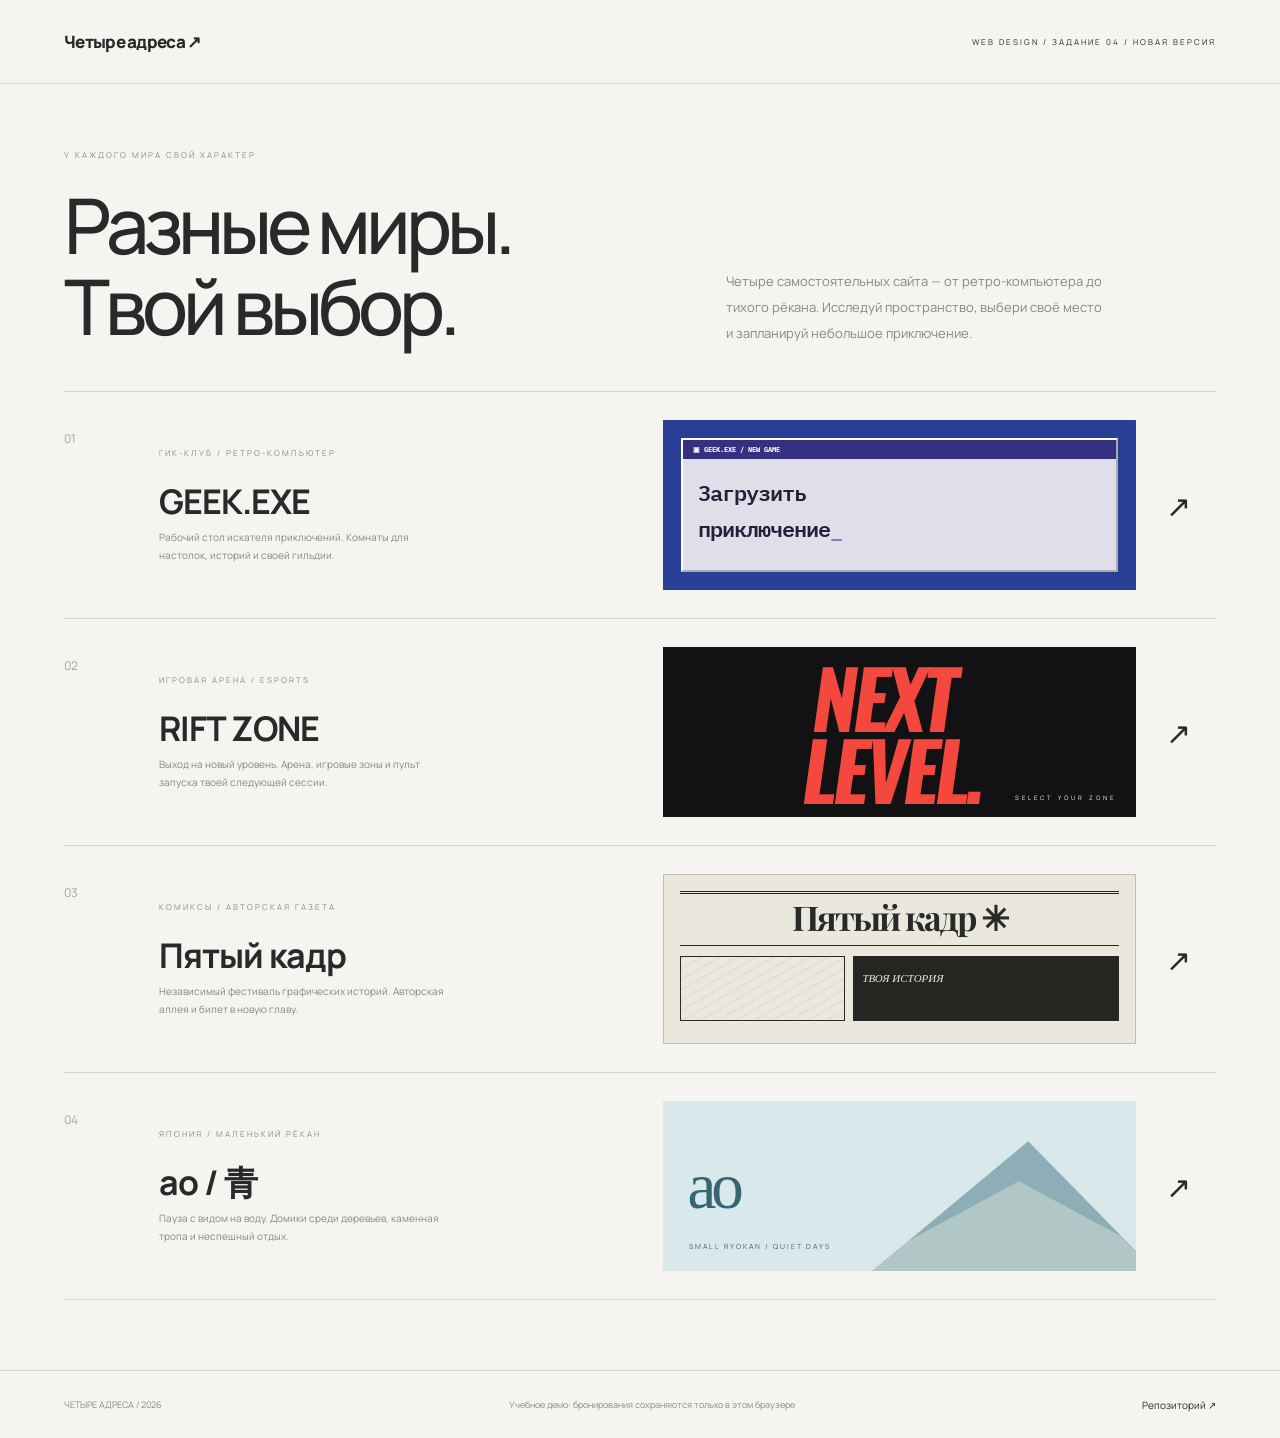
<file: index.html>
<!doctype html><html lang="ru"><head><meta charset="UTF-8"><meta name="viewport" content="width=device-width,initial-scale=1"><meta name="description" content="Четыре совершенно разных сайта бронирования: ретро-компьютер, игровая арена, газета комиксов и японский рёкан"><title>Четыре адреса — новые миры</title><link rel="stylesheet" href="assets/base.css?v=3"><style>body{background:#f5f4f0;color:#282a2a;--line:#d6d6ce}header,main,footer{max-width:1400px;margin:auto}header{display:flex;justify-content:space-between;gap:20px;padding:30px 5%;border-bottom:1px solid #d6d6ce;font-size:10px;align-items:center}header a{font-weight:800;font-size:17px;letter-spacing:-.7px}header span{font-size:8px;letter-spacing:2px}.intro{padding:65px 5% 45px;display:grid;grid-template-columns:1.25fr 1fr;gap:50px;align-items:end}.intro h1{font-size:clamp(45px,6vw,86px);letter-spacing:-5px;line-height:1.05;font-weight:500;margin:0}.intro p{font-size:13px;line-height:2;color:#868881;margin:0;max-width:380px}.eyebrow{font-size:8px;letter-spacing:2px;color:#8a8c85;display:block;margin-bottom:25px}.addresses{padding:0 5% 70px}.address{display:grid;grid-template-columns:65px 1fr 1fr 50px;gap:30px;align-items:center;padding:28px 0;border-top:1px solid #d6d6ce}.address:last-child{border-bottom:1px solid #d6d6ce}.number{font-size:12px;color:#a2a59a;align-self:start;padding-top:10px}.site-name h2{font-size:34px;letter-spacing:-1px;margin:0 0 8px;line-height:1.1}.site-name p{font-size:10px;line-height:1.8;color:#868881;margin:0;max-width:300px}.address .arrow{font-size:30px;transition:transform .2s}.address:hover .arrow{transform:translate(5px,-5px)}.mini{height:170px;overflow:hidden;position:relative}.retro{background:#293f96;padding:18px}.mini-window{background:#e0dfe9;border:2px outset white;height:100%;font-family:'IBM Plex Mono',monospace;color:#23213a}.mini-window>b{background:#343082;display:block;padding:5px 10px;color:#fff;font-size:7px}.mini-window p{font-size:22px;margin:15px;font-weight:600;letter-spacing:-1px}.mini-window p:after{content:'_';color:#8e77bf}.arena{background:#121214;color:#f4473d;display:flex;align-items:center;justify-content:center}.arena strong{font-family:Oswald,sans-serif;font-size:80px;letter-spacing:-4px;line-height:.9;transform:skew(-8deg)}.arena:after{content:'SELECT YOUR ZONE';font-size:6px;letter-spacing:3px;position:absolute;bottom:15px;right:20px;color:#fff}.news{background:#eae7dc;padding:16px;border:1px solid #c3bfb3}.news strong{font-family:'Playfair Display',Georgia,serif;font-size:34px;letter-spacing:-2px;display:block;border-top:3px double #252521;border-bottom:1px solid #252521;text-align:center;padding-bottom:5px}.news-panels{display:grid;grid-template-columns:1fr 1.6fr;gap:8px;margin-top:10px;height:65px}.news-panels i{border:1px solid;background:repeating-linear-gradient(-30deg,transparent,transparent 8px,#2221 8px,#2221 9px)}.news-panels i:last-child{background:#252521;position:relative}.news-panels i:last-child:after{content:'ТВОЯ ИСТОРИЯ';position:absolute;inset:15px 8px;color:#eee9df;font-size:11px;font-family:Georgia,serif}.calm{background:#d8e8eb;color:#386574;display:flex;align-items:center;gap:30px;padding:25px}.calm strong{font:65px Georgia,serif;letter-spacing:-5px;position:relative;z-index:1}.mountain{position:absolute;right:-20px;bottom:0;width:60%;height:130px;background:#8dadb7;clip-path:polygon(0 100%,55% 0,100% 100%)}.mountain:after{content:'';position:absolute;inset:40px -30px 0 -20px;background:#b0c7c5;clip-path:polygon(0 100%,50% 0,100% 100%)}.calm span{position:absolute;bottom:20px;left:26px;font-size:7px;letter-spacing:2px}footer{padding:25px 5%;border-top:1px solid #d6d6ce;display:flex;gap:25px;align-items:center;justify-content:space-between;font-size:9px;color:#8a8c84}footer a{font-size:10px;color:#282a2a}.demo-note{margin:0;max-width:400px}@media(max-width:700px){header{padding:22px 5%}header span{font-size:6px;letter-spacing:1px}.intro{display:block;padding-top:40px}.intro h1{font-size:56px;letter-spacing:-3px;margin-bottom:23px}.intro p{font-size:11px;line-height:1.9;max-width:none}.address{grid-template-columns:28px 1fr 25px;gap:15px;padding:25px 0}.number{font-size:10px}.site-name h2{font-size:28px}.site-name p{font-size:10px}.address .mini{grid-column:2;grid-row:2;margin-top:10px;height:150px}.address .arrow{grid-column:3;grid-row:1;font-size:25px}.number{grid-row:1}.site-name{grid-row:1}.mini-window p{font-size:21px}.arena strong{font-size:65px}.news strong{font-size:30px}.calm strong{font-size:59px}.addresses{padding-bottom:40px}footer{flex-wrap:wrap;gap:15px}footer .demo-note{font-size:8px;width:100%;order:3}footer>span{font-size:8px}.eyebrow{font-size:7px;margin-bottom:20px}}</style></head><body><header><a href="./">Четыре адреса ↗</a><span>WEB DESIGN / ЗАДАНИЕ 04 / НОВАЯ ВЕРСИЯ</span></header><main><section class="intro"><div><span class="eyebrow">У КАЖДОГО МИРА СВОЙ ХАРАКТЕР</span><h1>Разные миры.<br>Твой выбор.</h1></div><p>Четыре самостоятельных сайта — от ретро-компьютера до тихого рёкана. Исследуй пространство, выбери своё место и запланируй небольшое приключение.</p></section><section class="addresses" aria-label="Четыре разных сайта"><a href="geek/" class="address"><span class="number">01</span><div class="site-name"><span class="eyebrow">ГИК-КЛУБ / РЕТРО-КОМПЬЮТЕР</span><h2>GEEK.EXE</h2><p>Рабочий стол искателя приключений. Комнаты для настолок, историй и своей гильдии.</p></div><div class="mini retro" aria-hidden="true"><div class="mini-window"><b>▣ GEEK.EXE / NEW GAME</b><p>Загрузить<br>приключение</p></div></div><span class="arrow">↗</span></a><a href="gaming/" class="address"><span class="number">02</span><div class="site-name"><span class="eyebrow">ИГРОВАЯ АРЕНА / ESPORTS</span><h2>RIFT ZONE</h2><p>Выход на новый уровень. Арена, игровые зоны и пульт запуска твоей следующей сессии.</p></div><div class="mini arena" aria-hidden="true"><strong>NEXT<br>LEVEL.</strong></div><span class="arrow">↗</span></a><a href="comics/" class="address"><span class="number">03</span><div class="site-name"><span class="eyebrow">КОМИКСЫ / АВТОРСКАЯ ГАЗЕТА</span><h2>Пятый кадр</h2><p>Независимый фестиваль графических историй. Авторская аллея и билет в новую главу.</p></div><div class="mini news" aria-hidden="true"><strong>Пятый кадр ✳</strong><div class="news-panels"><i></i><i></i></div></div><span class="arrow">↗</span></a><a href="japan/" class="address"><span class="number">04</span><div class="site-name"><span class="eyebrow">ЯПОНИЯ / МАЛЕНЬКИЙ РЁКАН</span><h2>ao / 青</h2><p>Пауза с видом на воду. Домики среди деревьев, каменная тропа и неспешный отдых.</p></div><div class="mini calm" aria-hidden="true"><strong>ao</strong><div class="mountain"></div><span>SMALL RYOKAN / QUIET DAYS</span></div><span class="arrow">↗</span></a></section></main><footer><span>ЧЕТЫРЕ АДРЕСА / 2026</span><p class="demo-note">Учебное демо: бронирования сохраняются только в этом браузере</p><a href="https://github.com/KuroKirishiki/web-design-task-4-worlds">Репозиторий ↗</a></footer></body></html>
</file>
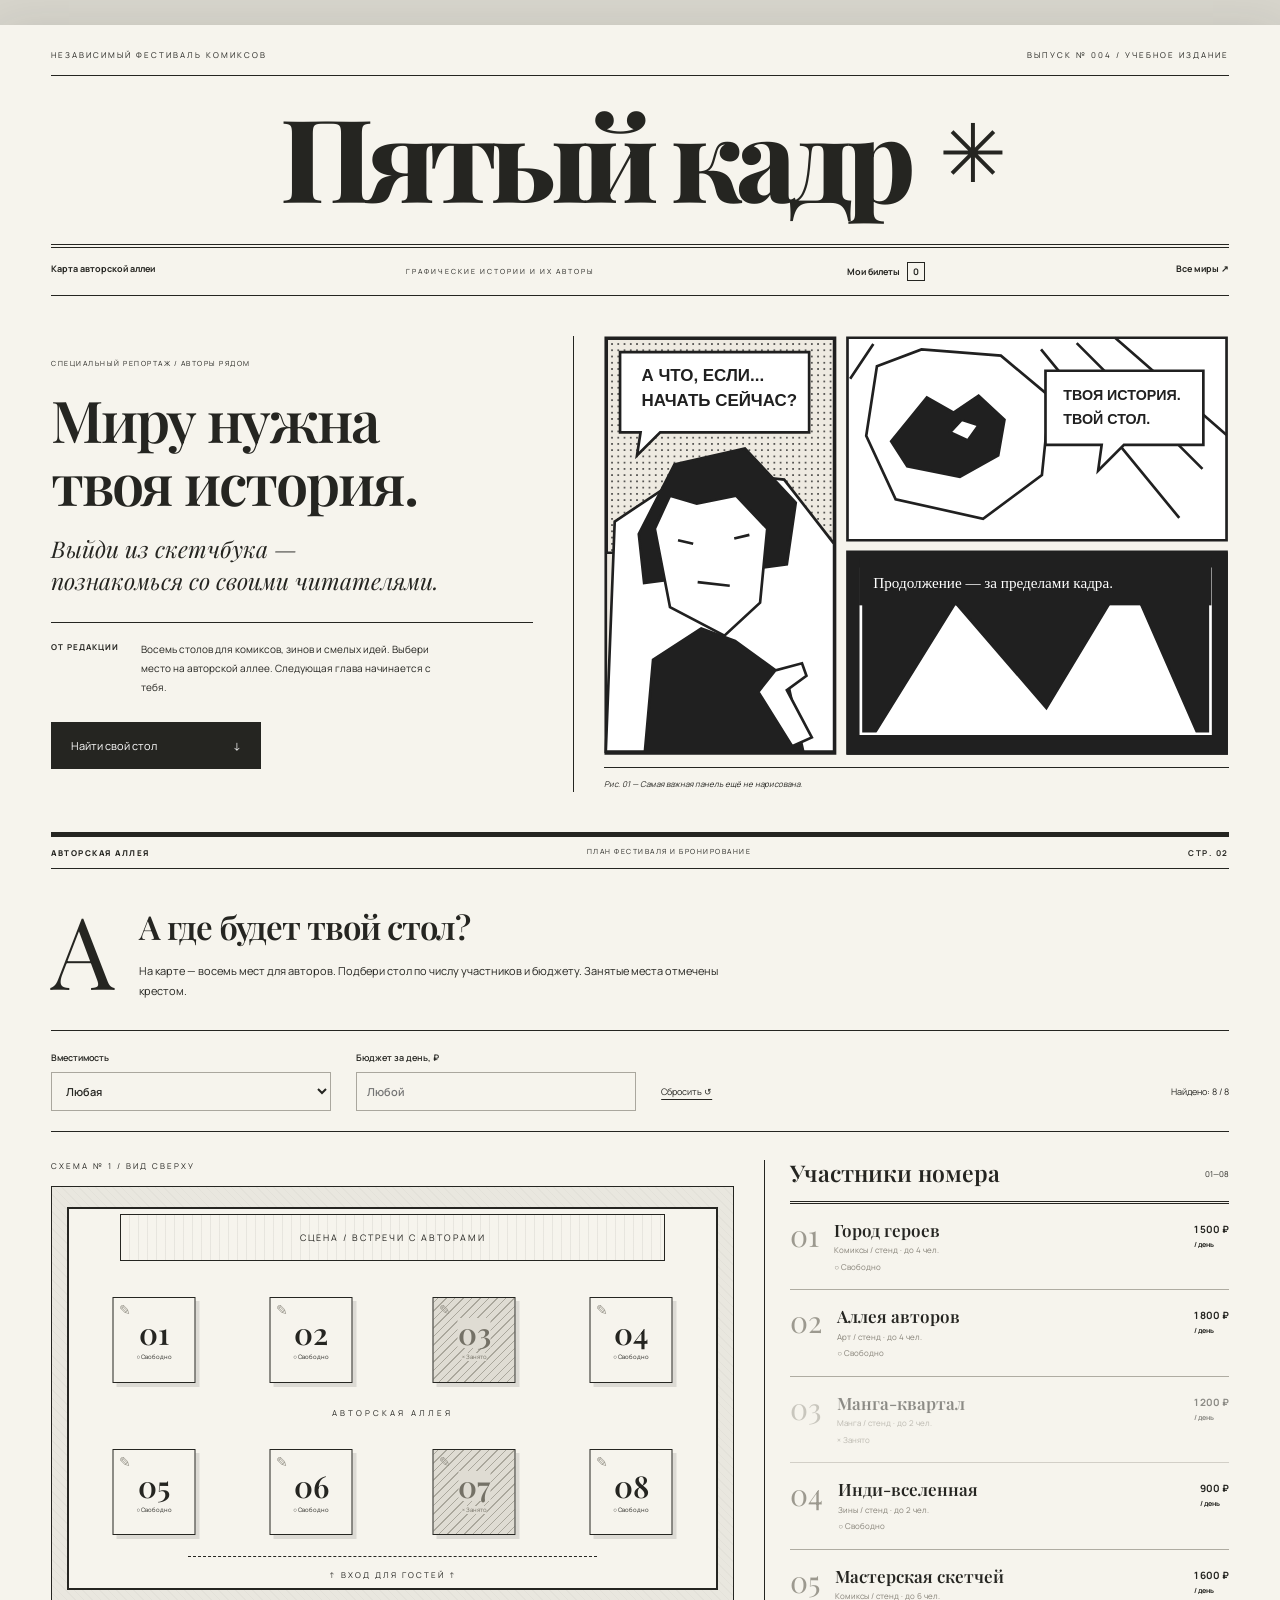
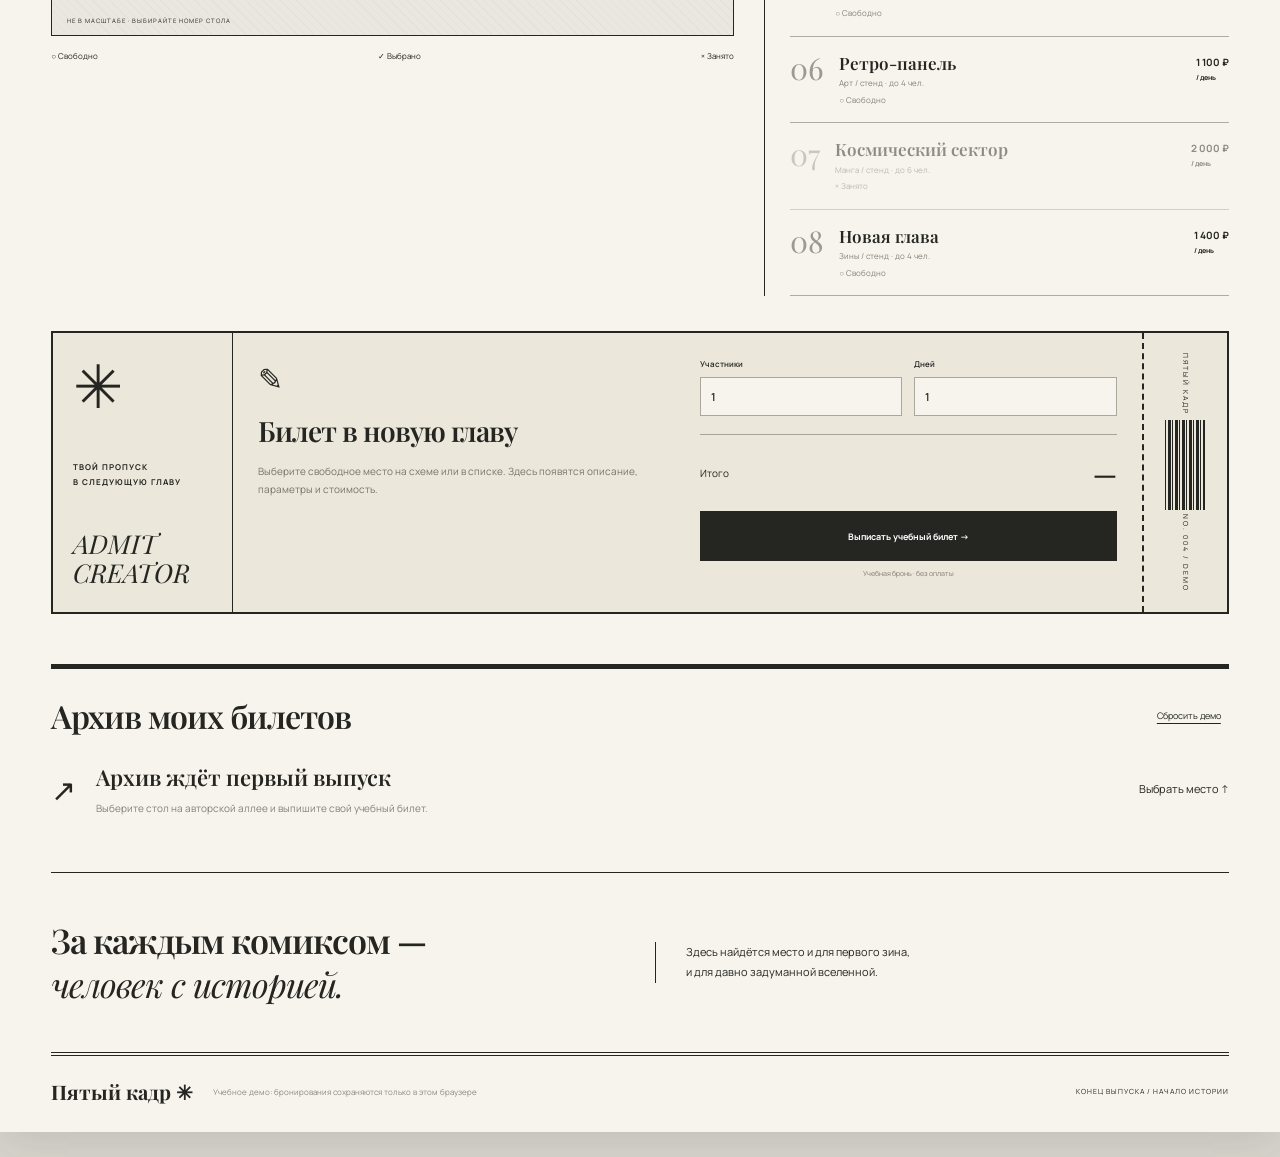
<file: comics/index.html>
<!doctype html><html lang="ru"><head><meta charset="UTF-8"><meta name="viewport" content="width=device-width,initial-scale=1"><meta name="description" content="Пятый кадр — фестиваль авторских комиксов. Интерактивная схема и учебное бронирование."><title>Пятый кадр — фестиваль авторских комиксов</title><link rel="stylesheet" href="../assets/base.css?v=3"><link rel="stylesheet" href="style.css?v=2"></head><body class="comics"><a class="skip" href="#explore">Перейти к выбору места</a><div class="paper"><header class="paper-header"><div class="edition"><span>НЕЗАВИСИМЫЙ ФЕСТИВАЛЬ КОМИКСОВ</span><span>ВЫПУСК № 004 / УЧЕБНОЕ ИЗДАНИЕ</span></div><a class="masthead" href="./">Пятый кадр<span>✳</span></a><nav><a href="#explore">Карта авторской аллеи</a><span>ГРАФИЧЕСКИЕ ИСТОРИИ И ИХ АВТОРЫ</span><a href="#bookings">Мои билеты <span id="count">0</span></a><a href="../">Все миры ↗</a></nav></header><main><section class="editorial-hero"><div class="editorial-title"><p class="issue">СПЕЦИАЛЬНЫЙ РЕПОРТАЖ / АВТОРЫ РЯДОМ</p><h1>Миру нужна<br>твоя история.</h1><p class="lead">Выйди из скетчбука —<br>познакомься со своими читателями.</p><div class="editor-note"><b>ОТ РЕДАКЦИИ</b><p>Восемь столов для комиксов, зинов и смелых идей. Выбери место на авторской аллее. Следующая глава начинается с тебя.</p></div><a class="ink-button" href="#explore">Найти свой стол <span>↓</span></a></div><figure class="comic-cover"><svg viewBox="0 0 700 470" role="img" aria-label="Авторский комикс: художник открывает новую историю"><defs><pattern id="dots" width="7" height="7" patternUnits="userSpaceOnUse"><circle cx="2" cy="2" r="1" fill="#252525"/></pattern></defs><g stroke="#202020" stroke-width="3"><path fill="#eeeae1" d="M2 2h257v466H2z"/><path fill="#fff" d="M273 2h425v227H273zM273 242h425v226H273z"/><path fill="url(#dots)" d="M3 3h255v240H3z"/><path fill="#fff" d="m12 208 87-58 103 11 56 72v233H2Z"/><path fill="#202020" d="m39 222 40-78 79-18 57 61-10 69-160 21Z"/><path fill="#fff" d="m57 216 17-37 30 9 44-9 35 37-8 83-40 37-61-32Z"/><path fill="none" d="m83 229 17 4m46-6 17-4m-58 53 36 4"/><path fill="#202020" d="m46 464 9-101 54-35 38 14 58 42 18 80Z"/><path fill="#fff" d="m173 399 19-24 30-8 5 14-22 16 28 53-22 10Z"/><path fill="#fff" d="M18 18h212v90H63l-26 26 4-26H18Z"/><path fill="#fff" d="m306 34 50-19 89 7 55 46-9 88-66 49-98-22-33-71Z"/><path fill="#202020" d="m322 118 40-49 30 17 28-19 29 27-7 40-43 24-59-12Z"/><path fill="#fff" d="m388 108 13-14 19 6-12 17Z"/><path fill="none" d="m490 15 155 189M530 8l141 141M573 2l125 109M302 9l-26 39"/><path fill="#fff" d="M495 39h177v83h-89l-29 29 4-29h-63Z"/><path fill="#202020" d="M274 244h424v224H274z"/><path fill="#fff" d="m301 449 93-150 102 118 91-151 80 183Z"/><path fill="none" stroke="#fff" d="M288 261h392v185H288z"/></g><g fill="#202020" font-family="Arial,sans-serif" font-weight="bold"><text x="42" y="51" font-size="19">А ЧТО, ЕСЛИ...</text><text x="42" y="79" font-size="19">НАЧАТЬ СЕЙЧАС?</text><text x="515" y="72" font-size="16">ТВОЯ ИСТОРИЯ.</text><text x="515" y="99" font-size="16">ТВОЙ СТОЛ.</text></g><rect x="286" y="250" width="395" height="52" fill="#202020"/><text x="302" y="283" fill="#fff" font-family="Georgia,serif" font-size="17">Продолжение — за пределами кадра.</text></svg><figcaption>Рис. 01 — Самая важная панель ещё не нарисована.</figcaption></figure></section><div class="paper-rule"><span>АВТОРСКАЯ АЛЛЕЯ</span><span>ПЛАН ФЕСТИВАЛЯ И БРОНИРОВАНИЕ</span><b>СТР. 02</b></div><section id="explore" class="festival"><div class="festival-intro"><span class="dropcap">А</span><div><h2>А где будет твой стол?</h2><p>На карте — восемь мест для авторов. Подбери стол по числу участников и бюджету. Занятые места отмечены крестом.</p></div></div><form id="filters"><label>Вместимость<select id="capacity"><option value="1">Любая</option><option value="2">От 2 человек</option><option value="4">От 4 человек</option><option value="6">От 6 человек</option><option value="8">От 8 человек</option></select></label><label>Бюджет за день, ₽<input id="price" type="number" min="0" step="1" placeholder="Любой"></label><button type="reset" class="text-button">Сбросить ↺</button><output id="results"></output></form><div class="festival-grid"><div class="festival-map"><p class="diagram-label">СХЕМА № 1 / ВИД СВЕРХУ</p><div class="map" role="group" aria-label="Интерактивная схема объектов"><div class="landscape" aria-hidden="true"><span class="stage">СЦЕНА / ВСТРЕЧИ С АВТОРАМИ</span><span class="paper-aisle">АВТОРСКАЯ АЛЛЕЯ</span><span class="entrance">↑ ВХОД ДЛЯ ГОСТЕЙ ↑</span></div><div id="markers"></div><span class="map-caption">НЕ В МАСШТАБЕ · ВЫБИРАЙТЕ НОМЕР СТОЛА</span></div><div class="legend"><span>○ Свободно</span><span>✓ Выбрано</span><span>× Занято</span></div><p id="empty" hidden>Мест по этим условиям нет. Измените вместимость или бюджет.</p></div><aside class="index-column"><div class="index-title"><h3>Участники номера</h3><span>01—08</span></div><div id="objects"></div></aside></div><section class="ticket-form"><div class="ticket-heading"><span>✳</span><p>ТВОЙ ПРОПУСК<br>В СЛЕДУЮЩУЮ ГЛАВУ</p><b>ADMIT<br>CREATOR</b></div><div class="ticket-body"><div id="detail"></div><form id="reservation" novalidate><div class="fields"><label>Участники<input id="guests" type="number" min="1" step="1" value="1" aria-describedby="guests-error"><small id="guests-error" class="error"></small></label><label>Дней<input id="duration" type="number" min="1" max="7" step="1" value="1" aria-describedby="duration-error"><small id="duration-error" class="error"></small></label></div><div class="total"><span>Итого</span><strong id="total">—</strong></div><p id="form-error" class="error" role="alert"></p><button class="confirm" type="submit">Выписать учебный билет →</button><p class="fine">Учебная бронь · без оплаты</p></form></div><div class="ticket-stub"><span>ПЯТЫЙ КАДР</span><div class="barcode" aria-hidden="true"></div><span>NO. 004 / DEMO</span></div></section><p id="status" class="status" role="status" aria-live="polite"></p></section><section id="bookings"><div class="bookings-heading"><h2>Архив моих билетов</h2><button id="reset" class="text-button">Сбросить демо</button></div><div id="booking-list"></div><p id="storage-warning" class="error" role="alert"></p></section><section class="colophon"><h2>За каждым комиксом —<br><i>человек с историей.</i></h2><p>Здесь найдётся место и для первого зина,<br>и для давно задуманной вселенной.</p></section></main><footer class="paper-footer"><b>Пятый кадр ✳</b><p class="demo-note">Учебное демо: бронирования сохраняются только в этом браузере</p><span>КОНЕЦ ВЫПУСКА / НАЧАЛО ИСТОРИИ</span></footer></div><script type="module" src="../assets/app.js?v=3"></script></body></html>
</file>
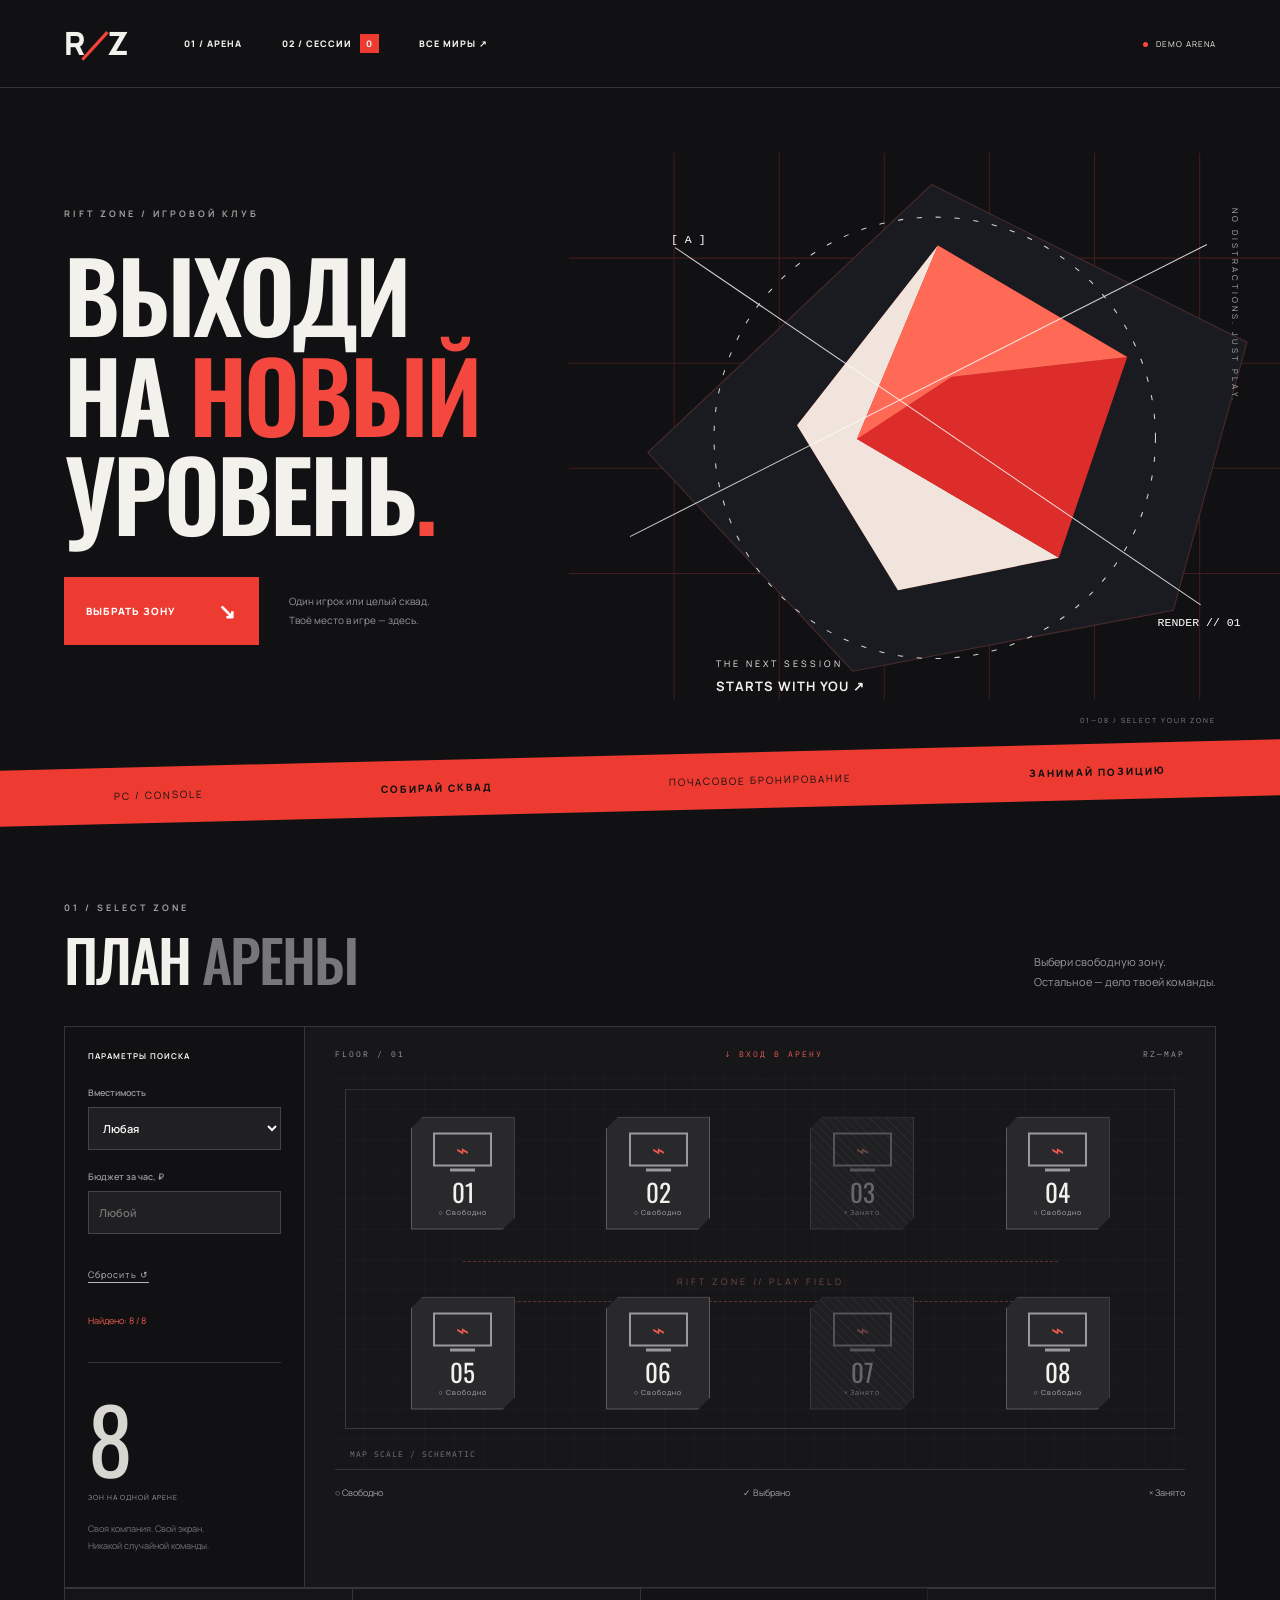
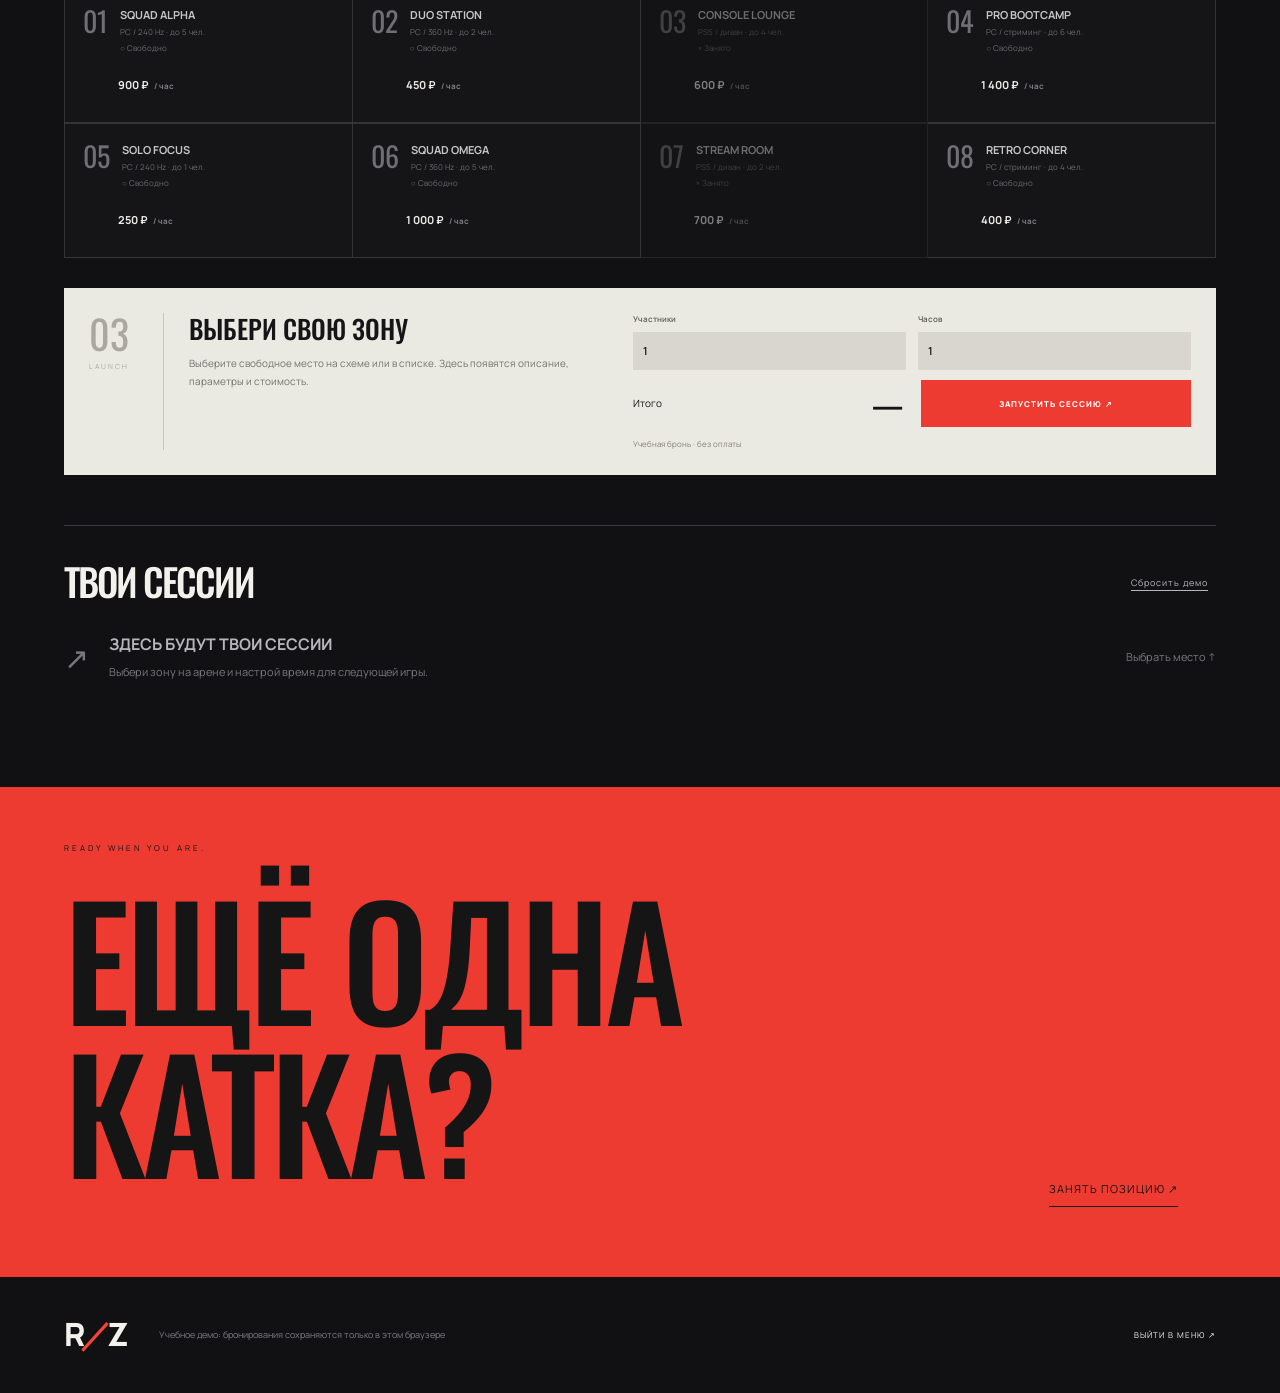
<file: gaming/index.html>
<!doctype html><html lang="ru"><head><meta charset="UTF-8"><meta name="viewport" content="width=device-width,initial-scale=1"><meta name="description" content="RIFT ZONE — игровая арена. Интерактивная схема и учебное бронирование."><title>RIFT ZONE — игровая арена</title><link rel="stylesheet" href="../assets/base.css?v=3"><link rel="stylesheet" href="style.css?v=2"></head><body class="gaming"><a class="skip" href="#explore">Перейти к выбору места</a><header class="arena-nav"><a href="./" class="rift-logo">R<span>／</span>Z</a><nav><a href="#explore">01 / АРЕНА</a><a href="#bookings">02 / СЕССИИ <span id="count">0</span></a><a href="../">ВСЕ МИРЫ ↗</a></nav><span class="live-dot">DEMO ARENA</span></header><main><section class="arena-hero"><div class="hero-copy"><p class="overline">RIFT ZONE / ИГРОВОЙ КЛУБ</p><h1>ВЫХОДИ<br>НА <span>НОВЫЙ</span><br>УРОВЕНЬ<span class="red-dot">.</span></h1><div class="hero-bottom"><a href="#explore" class="red-button">ВЫБРАТЬ ЗОНУ <span>↘</span></a><p>Один игрок или целый сквад.<br>Твоё место в игре — здесь.</p></div></div><div class="rift-art"><svg viewBox="0 0 700 520" aria-hidden="true"><defs><linearGradient id="rg" x2="1" y2="1"><stop stop-color="#ff3d32"/><stop offset="1" stop-color="#721c20"/></linearGradient></defs><g fill="none" stroke="#ff4c43" opacity=".2"><path d="M0 100h700M0 200h700M0 300h700M0 400h700M100 0v520M200 0v520M300 0v520M400 0v520M500 0v520M600 0v520"/></g><path d="M345 30 645 180 575 435 270 493 75 285Z" fill="#191b20" stroke="#4b2b2c"/><path d="m351 88 180 106-65 191-153 31-96-157Z" fill="url(#rg)"/><path d="m351 88-77 184 192 113-153 31-96-157Z" fill="#f0e4dc"/><path d="m274 272 192 113 65-191-167 19Z" fill="#dc2d2a"/><path d="m364 213-90 59 77-184 180 106Z" fill="#ff6a57"/><g fill="none" stroke="#fff" stroke-width="1" opacity=".8"><path d="m101 90 500 340M58 365 607 87"/><circle cx="348" cy="271" r="210" stroke-dasharray="5 13"/></g><g fill="#fff" font-family="monospace" font-size="11"><text x="97" y="86">[ A ]</text><text x="560" y="450">RENDER // 01</text></g></svg><span class="vertical-tag">NO DISTRACTIONS. JUST PLAY.</span><div class="art-caption"><span>THE NEXT SESSION</span><b>STARTS WITH YOU ↗</b></div></div><div class="hero-number">01—08 / SELECT YOUR ZONE</div></section><div class="arena-ticker"><span>PC / CONSOLE</span><b>СОБИРАЙ СКВАД</b><span>ПОЧАСОВОЕ БРОНИРОВАНИЕ</span><b>ЗАНИМАЙ ПОЗИЦИЮ</b></div><section id="explore" class="arena-section"><div class="arena-heading"><div><p class="overline">01 / SELECT ZONE</p><h2>ПЛАН <span>АРЕНЫ</span></h2></div><p>Выбери свободную зону.<br>Остальное — дело твоей команды.</p></div><div class="arena-layout"><aside class="arena-filter"><h3>ПАРАМЕТРЫ ПОИСКА</h3><form id="filters"><label>Вместимость<select id="capacity"><option value="1">Любая</option><option value="2">От 2 человек</option><option value="4">От 4 человек</option><option value="6">От 6 человек</option><option value="8">От 8 человек</option></select></label><label>Бюджет за час, ₽<input id="price" type="number" min="0" step="1" placeholder="Любой"></label><button type="reset" class="text-button">Сбросить ↺</button><output id="results"></output></form><div class="arena-info"><b>8</b><span>ЗОН НА ОДНОЙ АРЕНЕ</span><p>Своя компания. Свой экран.<br>Никакой случайной команды.</p></div></aside><div class="arena-plan"><div class="plan-top"><span>FLOOR / 01</span><span>↓ ВХОД В АРЕНУ</span><span>RZ—MAP</span></div><div class="map" role="group" aria-label="Интерактивная схема объектов"><div class="landscape" aria-hidden="true"><span class="center-lane">RIFT ZONE // PLAY FIELD</span><div class="grid-lines"></div></div><div id="markers"></div><span class="map-caption">MAP SCALE / SCHEMATIC</span></div><div class="legend"><span>○ Свободно</span><span>✓ Выбрано</span><span>× Занято</span></div><p id="empty" hidden>Мест по этим условиям нет. Измените вместимость или бюджет.</p></div></div><div id="objects" class="zone-roster"></div><section class="control-deck" aria-label="Параметры бронирования"><div class="deck-index">03<br><span>LAUNCH</span></div><div class="deck-detail"><div id="detail"></div><form id="reservation" novalidate><div class="fields"><label>Участники<input id="guests" type="number" min="1" step="1" value="1" aria-describedby="guests-error"><small id="guests-error" class="error"></small></label><label>Часов<input id="duration" type="number" min="1" max="12" step="1" value="1" aria-describedby="duration-error"><small id="duration-error" class="error"></small></label></div><div class="total"><span>Итого</span><strong id="total">—</strong></div><p id="form-error" class="error" role="alert"></p><button class="confirm" type="submit">ЗАПУСТИТЬ СЕССИЮ ↗</button><p class="fine">Учебная бронь · без оплаты</p></form></div></section><p id="status" class="status" role="status" aria-live="polite"></p></section><div class="session-wrap"><section id="bookings"><div class="bookings-heading"><h2>ТВОИ СЕССИИ</h2><button id="reset" class="text-button">Сбросить демо</button></div><div id="booking-list"></div><p id="storage-warning" class="error" role="alert"></p></section></div><section class="arena-end"><span>READY WHEN YOU ARE.</span><h2>ЕЩЁ ОДНА<br>КАТКА?</h2><a href="#explore">ЗАНЯТЬ ПОЗИЦИЮ ↗</a></section></main><footer class="arena-footer"><a class="rift-logo" href="./">R<span>／</span>Z</a><p class="demo-note">Учебное демо: бронирования сохраняются только в этом браузере</p><a href="../">ВЫЙТИ В МЕНЮ ↗</a></footer><script type="module" src="../assets/app.js?v=3"></script></body></html>
</file>
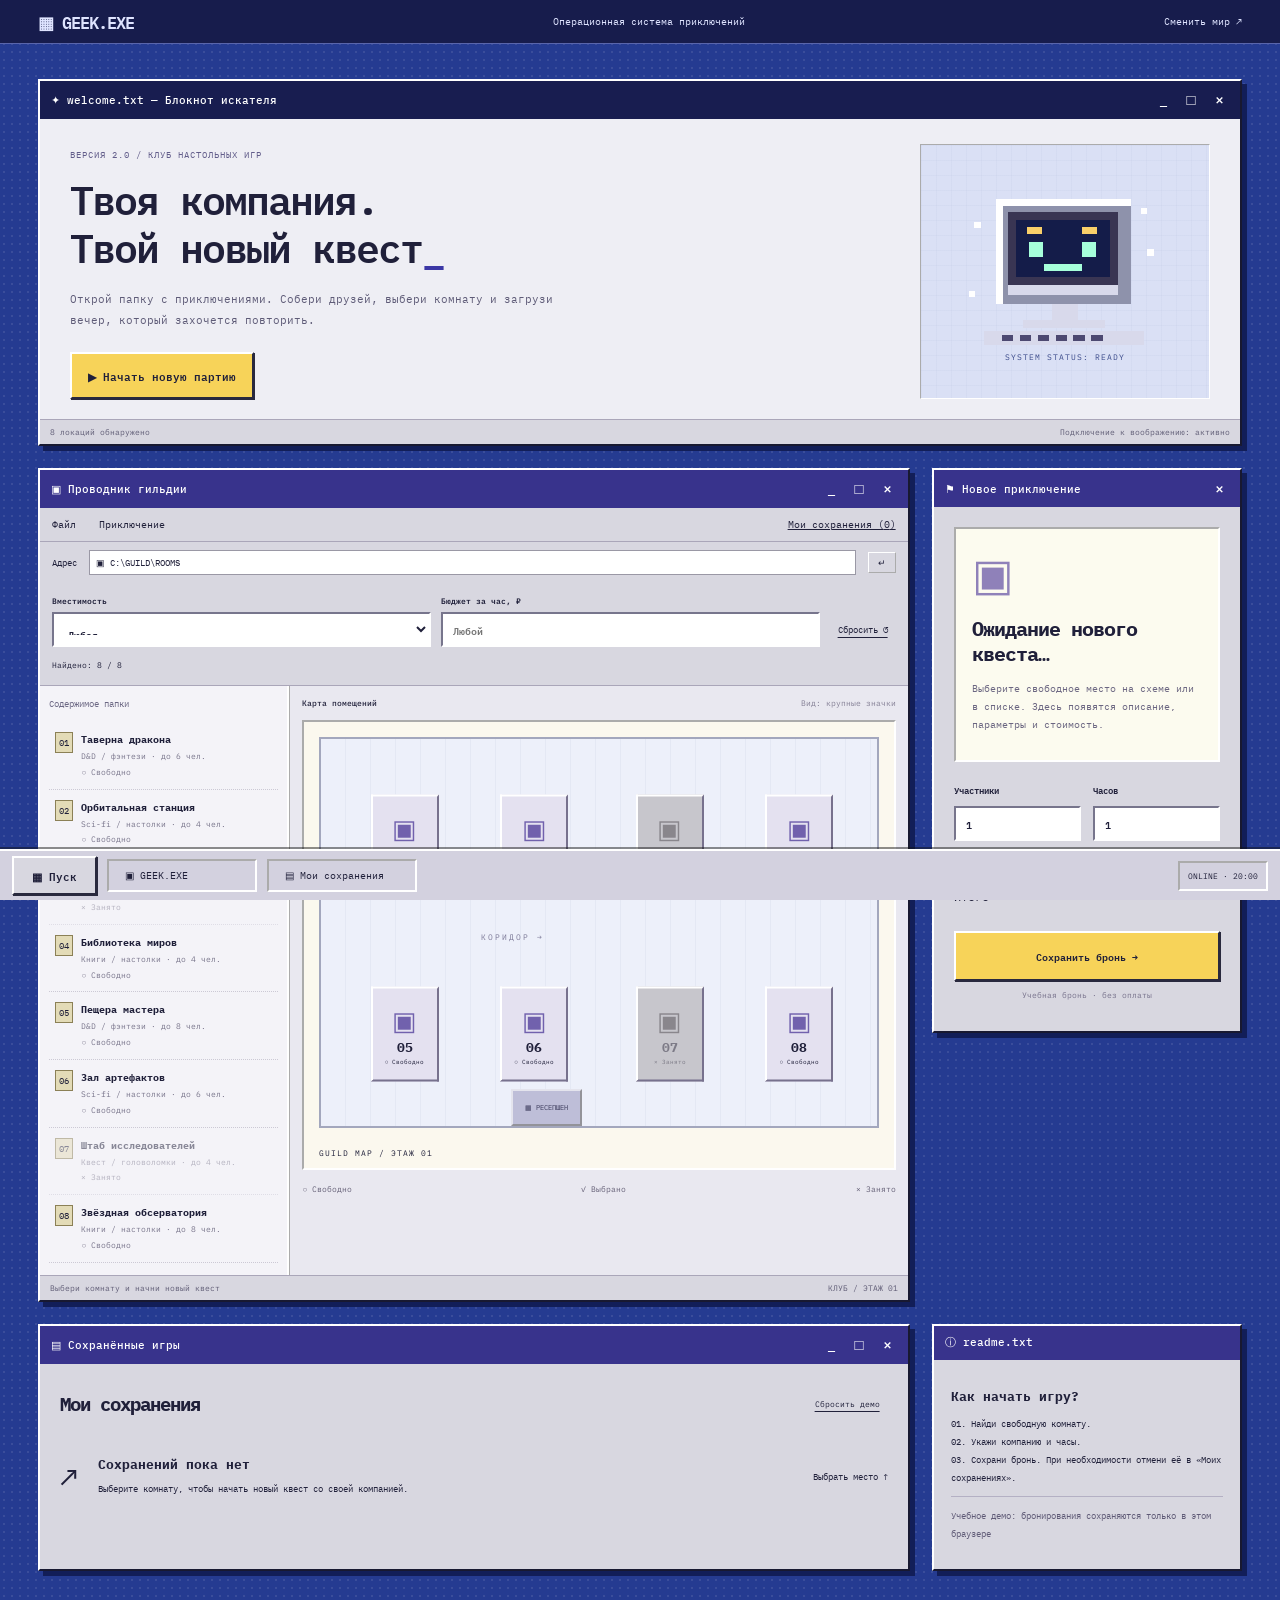
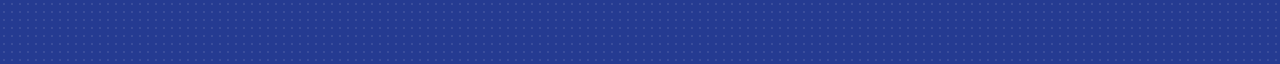
<file: geek/index.html>
<!doctype html><html lang="ru"><head><meta charset="UTF-8"><meta name="viewport" content="width=device-width,initial-scale=1"><meta name="description" content="GEEK.EXE — клуб настольных приключений. Интерактивная схема и учебное бронирование."><title>GEEK.EXE — клуб настольных приключений</title><link rel="stylesheet" href="../assets/base.css?v=3"><link rel="stylesheet" href="style.css?v=2"></head><body class="geek"><a class="skip" href="#explore">Перейти к выбору места</a><header class="os-top"><a href="./" class="os-brand">▦ GEEK.EXE</a><span>Операционная система приключений</span><a href="../">Сменить мир ↗</a></header><main class="desktop"><section class="welcome window"><div class="titlebar"><span>✦ welcome.txt — Блокнот искателя</span><span aria-hidden="true">_ □ ×</span></div><div class="welcome-body"><div><p class="micro">ВЕРСИЯ 2.0 / КЛУБ НАСТОЛЬНЫХ ИГР</p><h1>Твоя компания.<br>Твой новый квест<span class="cursor">_</span></h1><p>Открой папку с приключениями. Собери друзей, выбери комнату и загрузи вечер, который захочется повторить.</p><a class="os-button" href="#explore">▶ Начать новую партию</a></div><div class="pixel-art"><svg viewBox="0 0 230 180" role="img" aria-label="Пиксельный игровой компьютер"><g shape-rendering="crispEdges"><path fill="#8e92ab" d="M42 18h143v111H42z"/><path fill="#fff" d="M42 18h143v7H49v104h-7z"/><path fill="#393553" d="M55 32h116v77H55z"/><path fill="#141c49" d="M63 40h100v61H63z"/><path fill="#a6ffda" d="M77 64h15v15H77zm56 0h15v15h-15zM93 87h40v7H93z"/><path fill="#f9cf69" d="M75 48h16v7H75zm58 0h16v7h-16z"/><path fill="#d8d9eb" d="M55 109h116v11H55zm46 20h28v17h-28zM71 146h86v9H71zM29 158h170v15H29z"/><path fill="#4d4971" d="M48 162h12v6H48zm19 0h12v6H67zm19 0h12v6H86zm19 0h12v6h-12zm19 0h12v6h-12zm19 0h12v6h-12z"/><path fill="#fff" d="M19 42h7v7h-7zm183 29h7v7h-7zM13 115h7v7h-7zm182-88h7v7h-7z"/></g></svg><span>SYSTEM STATUS: READY</span></div></div><div class="window-status"><span>8 локаций обнаружено</span><span>Подключение к воображению: активно</span></div></section><section class="explorer window" id="explore"><div class="titlebar"><h2>▣ Проводник гильдии</h2><span aria-hidden="true">_ □ ×</span></div><div class="explorer-menu"><span>Файл</span><span>Приключение</span><a href="#bookings">Мои сохранения (<span id="count">0</span>)</a></div><div class="address"><b>Адрес</b><span>▣ C:\GUILD\ROOMS</span><span>↵</span></div><form id="filters"><label>Вместимость<select id="capacity"><option value="1">Любая</option><option value="2">От 2 человек</option><option value="4">От 4 человек</option><option value="6">От 6 человек</option><option value="8">От 8 человек</option></select></label><label>Бюджет за час, ₽<input id="price" type="number" min="0" step="1" placeholder="Любой"></label><button type="reset" class="text-button">Сбросить ↺</button><output id="results"></output></form><div class="explorer-layout"><aside class="files"><h3>Содержимое папки</h3><div id="objects"></div></aside><div class="floor"><div class="map-toolbar"><b>Карта помещений</b><span>Вид: крупные значки</span></div><div class="map" role="group" aria-label="Интерактивная схема объектов"><div class="landscape" aria-hidden="true"><div class="pixel-floor"></div><span class="reception">▦ РЕСЕПШЕН</span><span class="corridor">КОРИДОР →</span></div><div id="markers"></div><span class="map-caption">GUILD MAP / ЭТАЖ 01</span></div><div class="legend"><span>○ Свободно</span><span>✓ Выбрано</span><span>× Занято</span></div><p id="empty" hidden>Мест по этим условиям нет. Измените вместимость или бюджет.</p></div></div><div class="window-status"><span>Выбери комнату и начни новый квест</span><span>КЛУБ / ЭТАЖ 01</span></div></section><aside class="inspector window"><div class="titlebar"><h2>⚑ Новое приключение</h2><span aria-hidden="true">×</span></div><div class="inspector-content"><div id="detail"></div><form id="reservation" novalidate><div class="fields"><label>Участники<input id="guests" type="number" min="1" step="1" value="1" aria-describedby="guests-error"><small id="guests-error" class="error"></small></label><label>Часов<input id="duration" type="number" min="1" max="12" step="1" value="1" aria-describedby="duration-error"><small id="duration-error" class="error"></small></label></div><div class="total"><span>Итого</span><strong id="total">—</strong></div><p id="form-error" class="error" role="alert"></p><button class="confirm" type="submit">Сохранить бронь →</button><p class="fine">Учебная бронь · без оплаты</p></form></div></aside><div class="system-message"><p id="status" class="status" role="status" aria-live="polite"></p></div><div class="saves window"><div class="titlebar"><span>▤ Сохранённые игры</span><span aria-hidden="true">_ □ ×</span></div><section id="bookings"><div class="bookings-heading"><h2>Мои сохранения</h2><button id="reset" class="text-button">Сбросить демо</button></div><div id="booking-list"></div><p id="storage-warning" class="error" role="alert"></p></section></div><section class="readme window"><div class="titlebar"><span>ⓘ readme.txt</span></div><div><h2>Как начать игру?</h2><p>01. Найди свободную комнату.<br>02. Укажи компанию и часы.<br>03. Сохрани бронь. При необходимости отмени её в «Моих сохранениях».</p><p class="demo-note">Учебное демо: бронирования сохраняются только в этом браузере</p></div></section></main><footer class="taskbar"><a href="#explore" class="os-button">▦ Пуск</a><span>▣ GEEK.EXE</span><a href="#bookings">▤ Мои сохранения</a><span class="clock">ONLINE · 20:00</span></footer><script type="module" src="../assets/app.js?v=3"></script></body></html>
</file>
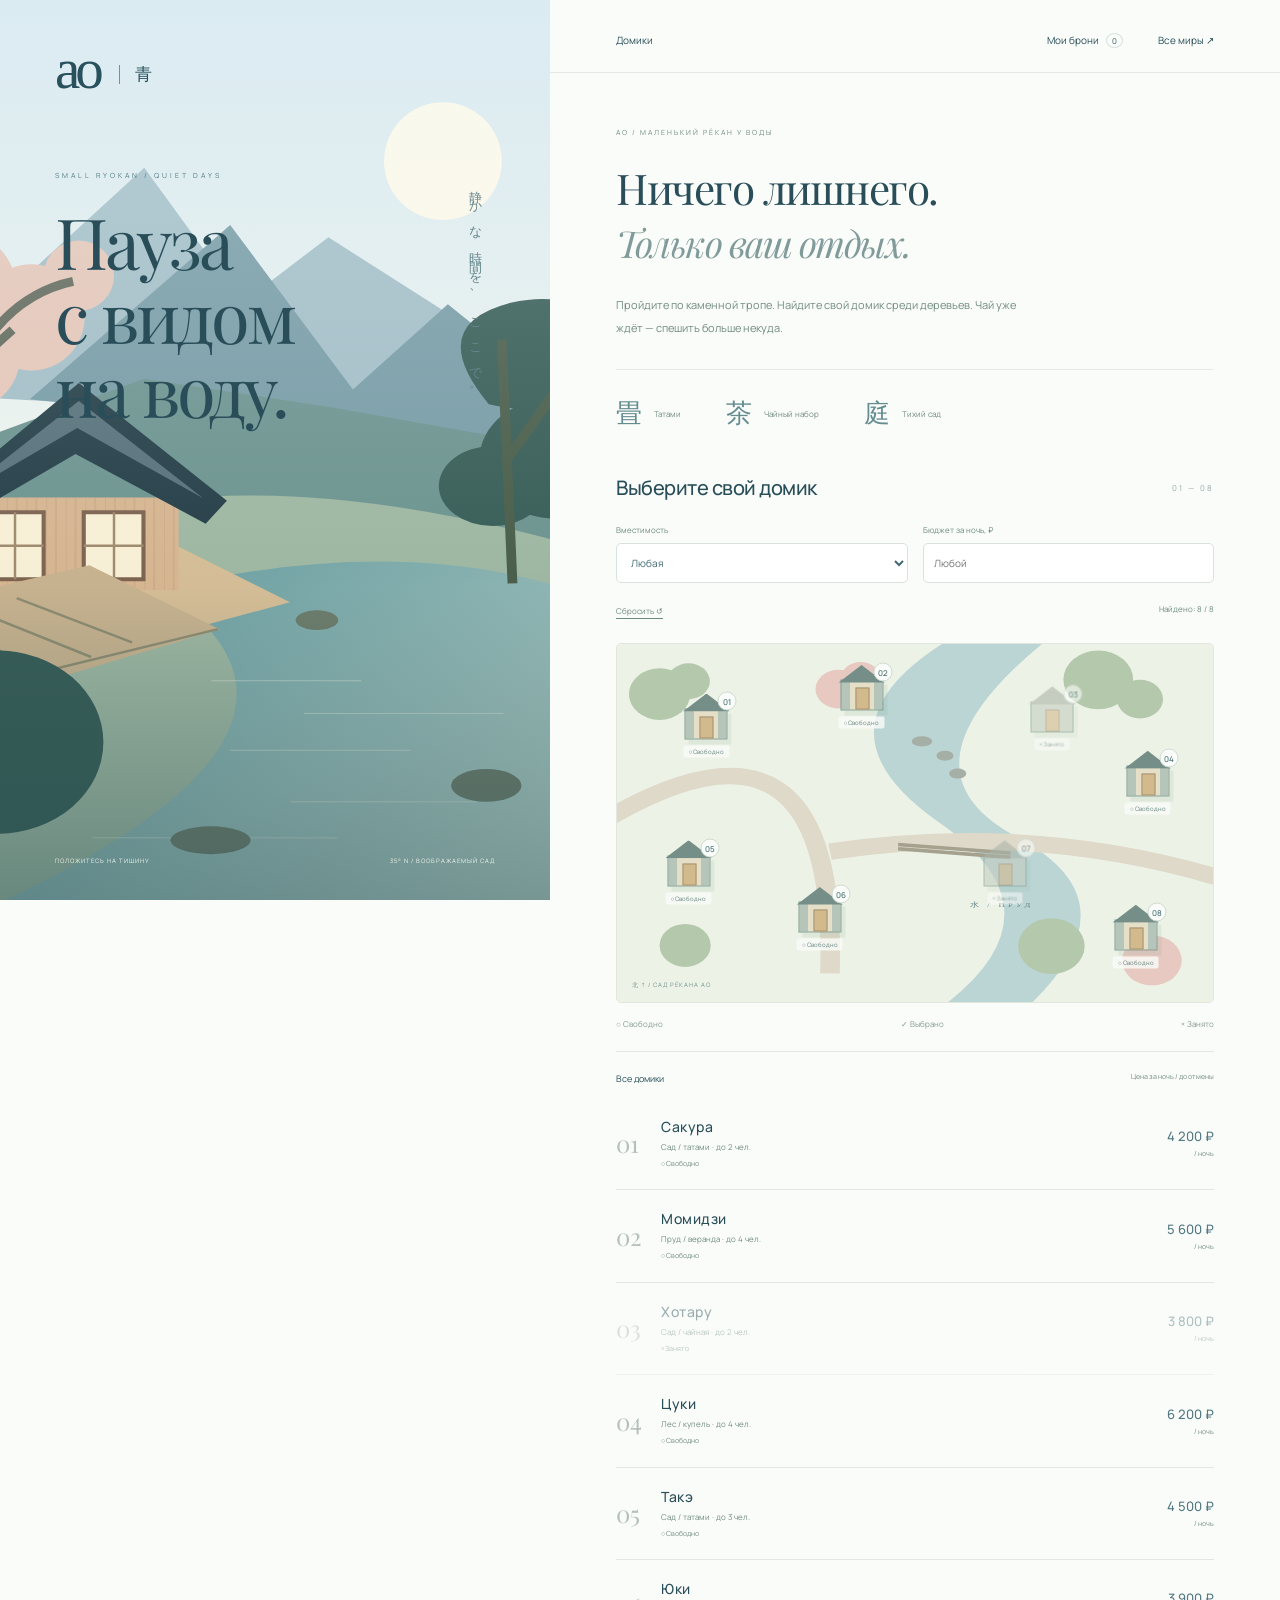
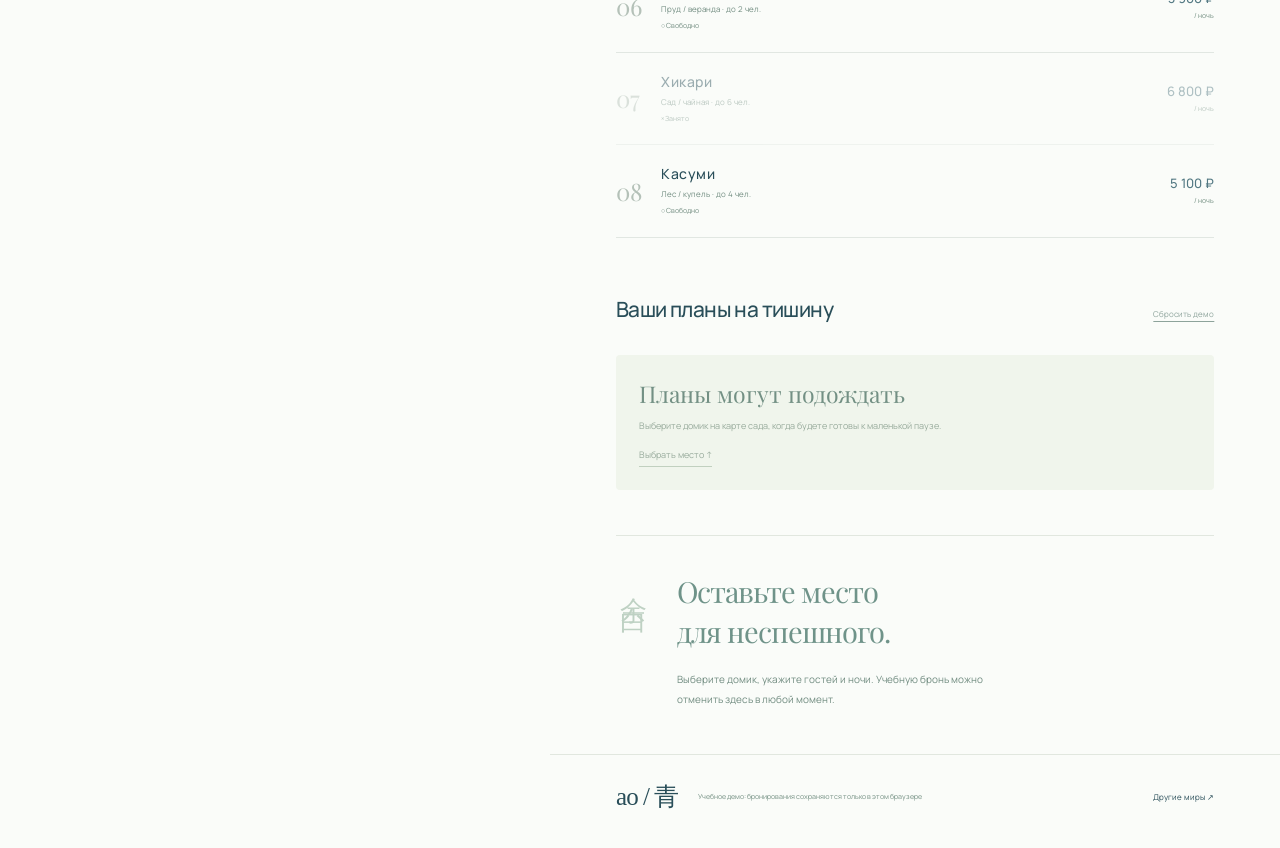
<file: japan/index.html>
<!doctype html><html lang="ru"><head><meta charset="UTF-8"><meta name="viewport" content="width=device-width,initial-scale=1"><meta name="description" content="AO — маленький рёкан у воды. Интерактивная схема и учебное бронирование."><title>AO — маленький рёкан у воды</title><link rel="stylesheet" href="../assets/base.css?v=3"><link rel="stylesheet" href="style.css?v=2"></head><body class="japan"><a class="skip" href="#explore">Перейти к выбору места</a><aside class="scenic"><div class="scenic-art"><svg viewBox="0 0 800 1100" preserveAspectRatio="xMidYMid slice" aria-hidden="true"><defs><linearGradient id="sky" x2="0" y2="1"><stop stop-color="#d4e7ef"/><stop offset=".6" stop-color="#f1f5ee"/><stop offset="1" stop-color="#a8c7c0"/></linearGradient><linearGradient id="pond" x2="1" y2="1"><stop stop-color="#5f969b"/><stop offset="1" stop-color="#bed5cc"/></linearGradient><pattern id="wood" width="24" height="15" patternUnits="userSpaceOnUse"><path d="M0 0v15m12-15v15" stroke="#ac8267" opacity=".5"/></pattern></defs><path fill="url(#sky)" d="M0 0h800v1100H0z"/><circle cx="605" cy="197" r="72" fill="#fdf9e9"/><path d="m-60 480 300-275 120 165 105-80 380 242Z" fill="#a3bec7"/><path d="m100 488 245-213 150 201 116-104 243 195Z" fill="#789ca6"/><path d="m-60 573 300-110 230 35 440 78v524H-60Z" fill="#6d9490"/><path d="M0 690q303-162 800-13v423H0Z" fill="#9eb7a2"/><path d="M261 720Q580 644 812 740l-5 360H70q444-211 191-380" fill="url(#pond)"/><g fill="none" stroke="#e0e8db" opacity=".6"><path d="M322 832h183m-70 40h244m-334 45h220M418 980h228m-470 44h300"/></g><path d="M-20 700 231 643 418 736 122 816Z" fill="#d4bd96"/><path d="M17 608h265v113H17Z" fill="#d6b591"/><path d="M17 608h265v113H17Z" fill="url(#wood)"/><path d="m-23 620 183-152 181 144-26 28-159-85L-1 646Z" fill="#263f48"/><path d="m7 611 153-121 152 119-154-86Z" fill="#58717a"/><path d="M46 626h71v82H46zm120 0h73v82h-73z" fill="#f7efd5" stroke="#7d6451" stroke-width="5"/><path d="M82 626v82m-36-41h71m86-41v82m-37-41h73" fill="none" stroke="#9f8a6d" stroke-width="3"/><path d="M-30 738 173 691 332 769 119 833Z" fill="#c7b28f"/><path d="M-20 759 120 820l210-51M31 745l144 58m-91-72 141 54" fill="none" stroke="#8e8c72" stroke-width="3"/><g fill="#385d57"><path d="M661 494q-80-97 27-124 112-24 117 79-12 74-144 45"/><ellipse cx="744" cy="560" rx="94" ry="74"/><ellipse cx="666" cy="594" rx="66" ry="49"/><ellipse cx="60" cy="907" rx="130" ry="112"/></g><path d="m690 713-13-298m3 151 70-98M51 1100l-6-224" fill="none" stroke="#4a5e4b" stroke-width="12"/><g fill="#e5c6b8"><circle cx="17" cy="351" r="66"/><circle cx="102" cy="388" r="65"/><circle cx="23" cy="436" r="65"/><circle cx="160" cy="337" r="43"/></g><path d="M-10 553q44-184 163-209M11 464l68-61" fill="none" stroke="#62695c" stroke-width="11"/><g fill="#6d7c6c"><ellipse cx="321" cy="1027" rx="49" ry="17"/><ellipse cx="451" cy="758" rx="26" ry="12"/><ellipse cx="658" cy="960" rx="43" ry="20"/></g></svg></div><a class="ao-logo" href="./">ao<span>青</span></a><div class="scenic-text"><p>SMALL RYOKAN / QUIET DAYS</p><h1>Пауза<br>с видом<br>на воду.</h1><span class="vertical-jp">静かな時間を、ここで。</span></div><div class="scenic-caption"><span>ПОЛОЖИТЕСЬ НА ТИШИНУ</span><span>35° N / ВООБРАЖАЕМЫЙ САД</span></div></aside><div class="ryokan-content"><header class="ryokan-nav"><a href="#explore">Домики</a><a href="#bookings">Мои брони <span id="count">0</span></a><a href="../">Все миры ↗</a></header><main><section class="ryokan-intro"><p class="eyebrow">AO / МАЛЕНЬКИЙ РЁКАН У ВОДЫ</p><h2>Ничего лишнего.<br><i>Только ваш отдых.</i></h2><p>Пройдите по каменной тропе. Найдите свой домик среди деревьев. Чай уже ждёт — спешить больше некуда.</p><div class="amenities"><span>畳 <small>Татами</small></span><span>茶 <small>Чайный набор</small></span><span>庭 <small>Тихий сад</small></span></div></section><section id="explore" class="garden-section"><div class="garden-heading"><h2>Выберите свой домик</h2><span>01 — 08</span></div><form id="filters"><label>Вместимость<select id="capacity"><option value="1">Любая</option><option value="2">От 2 человек</option><option value="4">От 4 человек</option><option value="6">От 6 человек</option><option value="8">От 8 человек</option></select></label><label>Бюджет за ночь, ₽<input id="price" type="number" min="0" step="1" placeholder="Любой"></label><button type="reset" class="text-button">Сбросить ↺</button><output id="results"></output></form><div class="map" role="group" aria-label="Интерактивная схема объектов"><div class="landscape" aria-hidden="true"><svg viewBox="0 0 700 500" preserveAspectRatio="none"><rect width="700" height="500" fill="#edf2e7"/><path d="M410-20Q210 110 379 250T340 540h110q178-170 20-270T520-20Z" fill="#bbd5d4"/><path d="M-20 250Q260 50 250 460m0-170q247-44 480 45" stroke="#dfd9c9" stroke-width="23" fill="none"/><path d="m330 280 132 12m-132-6 132 12" stroke="#a5a18f" stroke-width="5"/><g fill="#b4c9ac"><circle cx="50" cy="70" r="36"/><circle cx="84" cy="52" r="25"/><circle cx="565" cy="50" r="41"/><circle cx="614" cy="77" r="27"/><circle cx="510" cy="422" r="39"/><circle cx="80" cy="421" r="30"/></g><g fill="#e7c9c1"><circle cx="286" cy="48" r="23"/><circle cx="260" cy="63" r="27"/><circle cx="628" cy="442" r="35"/></g><g fill="#a5afa5"><ellipse cx="358" cy="136" rx="12" ry="7"/><ellipse cx="385" cy="156" rx="10" ry="7"/><ellipse cx="400" cy="181" rx="10" ry="7"/></g><text x="414" y="368" fill="#608387" font-size="10" font-family="serif" letter-spacing="4">水 / ПРУД</text></svg></div><div id="markers"></div><span class="map-caption">北 ↑ / САД РЁКАНА AO</span></div><div class="legend"><span>○ Свободно</span><span>✓ Выбрано</span><span>× Занято</span></div><p id="empty" hidden>Мест по этим условиям нет. Измените вместимость или бюджет.</p><button id="reopen-booking" class="reopen" hidden>Продолжить бронирование →</button><div class="rooms-heading"><span>Все домики</span><span>Цена за ночь / до отмены</span></div><div id="objects"></div><p id="status" class="status" role="status" aria-live="polite"></p></section><section id="bookings"><div class="bookings-heading"><h2>Ваши планы на тишину</h2><button id="reset" class="text-button">Сбросить демо</button></div><div id="booking-list"></div><p id="storage-warning" class="error" role="alert"></p></section><section class="ryokan-note"><span>余白</span><div><h2>Оставьте место<br>для неспешного.</h2><p>Выберите домик, укажите гостей и ночи. Учебную бронь можно отменить здесь в любой момент.</p></div></section></main><footer class="ryokan-footer"><span class="ao-wordmark">ao / 青</span><p class="demo-note">Учебное демо: бронирования сохраняются только в этом браузере</p><a href="../">Другие миры ↗</a></footer></div><dialog id="booking-dialog" aria-labelledby="dialog-title"><div class="dialog-top"><span id="dialog-title">Ваше пребывание в AO</span><button id="close-dialog" type="button" aria-label="Закрыть бронирование">×</button></div><div class="dialog-inner"><div id="detail"></div><form id="reservation" novalidate><div class="fields"><label>Участники<input id="guests" type="number" min="1" step="1" value="1" aria-describedby="guests-error"><small id="guests-error" class="error"></small></label><label>Ночей<input id="duration" type="number" min="1" max="30" step="1" value="1" aria-describedby="duration-error"><small id="duration-error" class="error"></small></label></div><div class="total"><span>Итого</span><strong id="total">—</strong></div><p id="form-error" class="error" role="alert"></p><button class="confirm" type="submit">Подтвердить учебную бронь →</button><p class="fine">Учебная бронь · без оплаты</p></form></div></dialog><script type="module" src="../assets/app.js?v=3"></script></body></html>
</file>
<file: assets/base.css>
@import url('https://fonts.googleapis.com/css2?family=IBM+Plex+Mono:wght@400;500;600&family=Manrope:wght@400;500;600;700;800&family=Oswald:wght@400;500;600;700&family=Playfair+Display:ital,wght@0,400;0,600;0,700;0,800;1,400;1,600&display=swap');
*{box-sizing:border-box}html{scroll-behavior:auto;scroll-padding-top:25px}body{margin:0;font-family:Manrope,Arial,sans-serif}a{color:inherit;text-decoration:none}button,input,select{font:inherit;color:inherit}button{cursor:pointer}button:disabled{cursor:not-allowed}a,button,input,select{touch-action:manipulation}input,select{min-width:0;width:100%;height:43px;padding:10px;border:1px solid var(--line);background:var(--field,#fff);border-radius:0}button:focus-visible,a:focus-visible,input:focus-visible,select:focus-visible{outline:3px solid var(--focus,#2866d1);outline-offset:4px}label{display:flex;flex-direction:column;gap:8px;font-size:11px;font-weight:600}#filters{display:flex;gap:16px;align-items:end}#filters label{flex:1}#filters output{font-size:10px;white-space:nowrap}.text-button{border:0;background:transparent;font-size:11px;text-decoration:underline;text-underline-offset:4px;min-height:40px;padding:8px}.map{position:relative;overflow:hidden}.landscape{position:absolute;inset:0;pointer-events:none}.landscape>svg{width:100%;height:100%}.map-caption{position:absolute;bottom:10px;left:15px;font-size:8px;letter-spacing:1px;pointer-events:none}.marker{position:absolute;left:var(--x);top:var(--y);transform:translate(-50%,-50%);display:flex;flex-direction:column;align-items:center;justify-content:center;padding:0;border:0;background:transparent;width:80px;min-height:78px}.marker small{font-size:8px;white-space:nowrap}.legend{display:flex;gap:20px;font-size:10px;padding:14px 0}.building{display:block}.object{width:100%;display:flex;align-items:center;text-align:left}.object-id,.object-price{flex-shrink:0}.object-info{flex:1;min-width:0}.object-info b{display:block;font-size:12px}.object-info small,.object-price small{display:block;font-size:9px;line-height:1.7;margin-top:3px}.object-price{font-size:12px;font-weight:700}.object:disabled{opacity:.5}.fields{display:grid;grid-template-columns:1fr 1fr;gap:12px}.total{display:flex;justify-content:space-between;align-items:center}.total span{font-size:12px}.total strong{font-size:25px;white-space:nowrap}.confirm{width:100%;border:0;padding:17px;font-weight:700;font-size:12px;min-height:50px}.fine{font-size:9px;line-height:1.7;text-align:center}.error{font-size:11px;color:var(--error,#b02b38);line-height:1.6}.error:empty{display:none}.status{font-size:12px;line-height:1.8;min-height:20px}.status:empty{min-height:0;margin:0}.bookings-heading{display:flex;align-items:center;justify-content:space-between;gap:20px}.booking{display:flex;align-items:center;gap:20px;padding:22px 0;border-bottom:1px solid var(--line)}.booking>div{flex:1}.booking h3{font-size:18px;margin:9px 0}.booking p{font-size:11px;line-height:1.7;margin:0}.booking .eyebrow{font-size:8px;letter-spacing:1px}.booking strong{white-space:nowrap}.empty-bookings{display:flex;align-items:center;gap:20px;padding:25px 0}.empty-bookings>span{font-size:30px}.empty-bookings>div{flex:1}.empty-bookings h3{font-size:16px;margin:0 0 8px}.empty-bookings p,.empty-bookings a{font-size:11px;line-height:1.7}.empty-bookings p{margin:0}.detail-tags{display:flex;gap:7px;flex-wrap:wrap}.detail-tags span{font-size:9px;padding:6px 8px;border:1px solid var(--line)}#detail h3{font-size:24px;margin:14px 0;line-height:1.25}#detail p{font-size:12px;line-height:1.8}#detail .rate{font-size:24px;font-weight:700}#detail .rate small{font-size:11px;font-weight:400}.detail-number{font-size:15px}.placeholder-icon{font-size:40px}.demo-note{font-size:9px;line-height:1.9}.skip{position:fixed;left:10px;top:-100px;background:#fff;color:#111;padding:15px;z-index:100}.skip:focus{top:10px}#empty{padding:18px;font-size:12px;line-height:1.8;border:1px dashed var(--line)}[hidden]{display:none!important}@media(max-width:650px){.booking{flex-wrap:wrap;gap:10px}.booking>div{flex-basis:100%}.booking strong{margin-right:auto}.empty-bookings{flex-wrap:wrap}.empty-bookings>span{display:none}.empty-bookings>div{flex-basis:100%}.bookings-heading{gap:12px}.bookings-heading h2{font-size:24px}.legend{font-size:9px;gap:16px}.marker{width:65px;min-height:70px}.marker small{font-size:7px}.map-caption{font-size:7px}#detail h3{font-size:23px}}@media(prefers-reduced-motion:reduce){html{scroll-behavior:auto}*{animation:none!important;transition:none!important}}
</file>
<file: comics/style.css>
:root{--line:#272622;--field:#f6f4ed;--focus:#265be4}.comics{background:#d7d5cc;color:#252521;font-size:13px}.paper{max-width:1440px;margin:25px auto;background:#f6f4ed;padding:0 4%;box-shadow:0 8px 45px #2222}.edition{display:flex;justify-content:space-between;font-size:8px;letter-spacing:2px;padding:24px 0 15px;border-bottom:1px solid #252521}.masthead{display:flex;justify-content:center;align-items:center;gap:30px;font-family:'Playfair Display',Georgia,serif;font-size:clamp(60px,9vw,125px);letter-spacing:-7px;font-weight:800;line-height:1.2;padding:10px 0 20px;white-space:nowrap}.masthead span{font-family:serif;font-size:.7em;font-weight:400}.paper-header nav{display:flex;justify-content:space-between;gap:20px;border-top:4px double #252521;border-bottom:1px solid #252521;padding:14px 0;font-size:9px;font-weight:700}.paper-header nav>span{font-size:7px;font-weight:400;letter-spacing:2px;align-self:center}.paper-header #count{border:1px solid #252521;display:inline-block;min-width:18px;padding:2px 4px;text-align:center;margin-left:5px}.editorial-hero{padding:40px 0;display:grid;grid-template-columns:.92fr 1.25fr;gap:40px;align-items:center}.issue{font-size:7px;letter-spacing:1.5px;margin:0 0 20px}.editorial-title h1{font-family:'Playfair Display',Georgia,serif;font-size:clamp(40px,4.5vw,64px);font-weight:600;letter-spacing:-2px;line-height:1.1;margin:0 0 18px}.lead{font-family:'Playfair Display',Georgia,serif;font-size:23px;font-style:italic;line-height:1.4;margin:0 0 25px}.editor-note{display:grid;grid-template-columns:75px 1fr;gap:15px;padding-top:17px;border-top:1px solid #252521}.editor-note b{font-size:8px;letter-spacing:1px;line-height:1.8}.editor-note p{font-size:10px;line-height:1.9;margin:0;max-width:300px}.ink-button{display:flex;gap:25px;justify-content:space-between;background:#252521;color:#fff;padding:16px 20px;margin-top:25px;font-size:11px;width:fit-content;min-width:210px}.comic-cover{margin:0;align-self:stretch;display:flex;flex-direction:column;justify-content:center;border-left:1px solid #252521;padding-left:30px}.comic-cover svg{display:block;width:100%;height:auto}.comic-cover figcaption{font-size:8px;line-height:1.8;border-top:1px solid #252521;padding-top:9px;margin-top:12px;font-style:italic}.paper-rule{display:flex;gap:20px;justify-content:space-between;border-top:5px solid #252521;border-bottom:1px solid #252521;padding:10px 0;font-size:8px;letter-spacing:1.5px}.paper-rule span:first-child{font-weight:800}.paper-rule span:nth-child(2){font-size:7px}.festival{padding:35px 0}.festival-intro{display:flex;gap:25px;max-width:800px;margin-bottom:30px}.dropcap{font-family:'Playfair Display',Georgia,serif;font-size:100px;line-height:.9;font-weight:400}.festival-intro h2{font-family:'Playfair Display',Georgia,serif;font-size:33px;font-weight:600;letter-spacing:-1px;margin:0 0 13px}.festival-intro p{font-size:11px;line-height:1.8;margin:0;max-width:600px}#filters{padding:20px 0;border-top:1px solid #252521;border-bottom:1px solid #252521;margin-bottom:28px;gap:25px}#filters label{font-size:9px;max-width:280px}input,select{background:transparent;border-color:#aaa79e;font-size:11px;height:39px}#filters .text-button{font-size:9px;padding:10px 0}#filters output{margin-left:auto;font-size:9px;padding-bottom:13px}.festival-grid{display:grid;grid-template-columns:1.25fr .85fr;gap:30px}.diagram-label{font-size:8px;letter-spacing:2px;margin:0 0 15px}.map{height:450px;border:1px solid #252521;background:#e9e7df;background-image:repeating-linear-gradient(45deg,transparent,transparent 5px,#25252107 5px,#25252107 6px)}.landscape:before{content:'';position:absolute;inset:20px 15px 45px;background:#f6f4ed;border:2px solid #252521}.stage{position:absolute;top:27px;left:10%;width:80%;text-align:center;font-size:9px;letter-spacing:2px;border:1px solid #252521;padding:16px 3px;background:repeating-linear-gradient(90deg,transparent,transparent 8px,#25252112 8px,#25252112 9px)}.paper-aisle{position:absolute;top:49%;left:10%;width:80%;font-size:8px;letter-spacing:3px;text-align:center}.entrance{position:absolute;bottom:55px;left:20%;width:60%;font-size:8px;letter-spacing:2px;text-align:center;border-top:1px dashed #252521;padding-top:12px}.map-caption{font-size:6px;letter-spacing:1px}.marker{width:83px;min-height:86px;gap:5px;border:1.5px solid #252521;background:#f6f4ed;box-shadow:4px 4px 0 #2525211f}.building{font-family:'Playfair Display',Georgia,serif;position:absolute;left:5px;top:2px;font-size:14px;color:#98958b}.marker b{font-family:'Playfair Display',Georgia,serif;font-size:30px;font-weight:600;line-height:1}.marker small{font-size:6px}.marker.selected{background:#252521;color:#fff;box-shadow:5px 5px 0 #9c998f}.marker.selected .building{color:#c9c6ba}.marker.busy{background:repeating-linear-gradient(-45deg,#dfdcd3,#dfdcd3 5px,#aaa79c 5px,#aaa79c 6px);color:#747166}.marker.busy b{background:#dfdcd3}.marker.busy small{background:#dfdcd3}.legend{font-size:8px;justify-content:space-between}.index-column{border-left:1px solid #252521;padding-left:25px}.index-title{display:flex;justify-content:space-between;align-items:center;border-bottom:3px double #252521;padding-bottom:15px;gap:15px}.index-title h3{font-family:'Playfair Display',Georgia,serif;font-size:23px;margin:0;font-weight:600;line-height:1.1}.index-title>span{font-size:8px;white-space:nowrap}.object{padding:16px 0;background:transparent;border:0;border-bottom:1px solid #afaca2;gap:15px;align-items:start}.object-id{font-family:'Playfair Display',Georgia,serif;font-size:30px;font-weight:400;line-height:1;color:#9c998f}.object-info b{font-family:'Playfair Display',Georgia,serif;font-size:17px;font-weight:600;line-height:1.2}.object-info small{font-size:8px;color:#858177;line-height:1.7}.object-price{font-size:10px;padding-top:2px}.object-price small{font-size:7px}.object.selected .object-info b{box-shadow:0 2px 0 #252521}.object.selected .object-id{color:#252521}.ticket-form{display:grid;grid-template-columns:180px minmax(0,1fr) 85px;border:2px solid #252521;margin:35px 0 15px;background:#ebe7db;position:relative}.ticket-heading{padding:25px 20px;border-right:1px solid #252521;display:flex;flex-direction:column;align-items:start;justify-content:space-between}.ticket-heading>span{font-family:serif;font-size:60px;line-height:1}.ticket-heading p{font-size:8px;font-weight:700;line-height:1.9;letter-spacing:1px}.ticket-heading b{font-family:'Playfair Display',Georgia,serif;font-size:26px;line-height:1.1;font-style:italic;font-weight:400}.ticket-body{padding:25px;display:grid;grid-template-columns:1fr 1fr;gap:25px}.ticket-stub{border-left:2px dashed #252521;display:flex;align-items:center;justify-content:space-between;flex-direction:column;padding:20px 10px}.ticket-stub>span{font-size:7px;writing-mode:vertical-rl;letter-spacing:2px}.barcode{height:90px;width:40px;background:repeating-linear-gradient(90deg,#252521,#252521 1px,transparent 1px,transparent 3px,#252521 3px,#252521 6px,transparent 6px,transparent 7px)}#detail .detail-number{font-size:10px}#detail h3{font-family:'Playfair Display',Georgia,serif;font-size:28px;font-weight:600;letter-spacing:-1px}#detail p{font-size:10px;color:#787468}#detail .rate{font-family:'Playfair Display',Georgia,serif;font-weight:400;font-size:23px;color:#252521;margin-bottom:0}#detail .rate small{font-family:Manrope,sans-serif;font-size:9px}.detail-tags span{font-size:7px;border-color:#a5a093;padding:5px}.placeholder-icon{font-size:30px}.ticket-body #reservation{align-self:center}.fields label{font-size:8px}.fields input{background:#f6f4ed}.total{padding:20px 0;margin-top:18px;border-top:1px solid #aaa495}.total strong{font-family:'Playfair Display',Georgia,serif;font-size:27px;font-weight:600}.total span{font-size:10px}.confirm{background:#252521;color:#fff;font-size:9px}.fine{font-size:7px;color:#807b6d}.status{font-style:italic;border-left:2px solid #252521;padding-left:20px;font-size:11px}#bookings{border-top:5px solid #252521;border-bottom:1px solid #252521;padding:25px 0 30px}.bookings-heading h2{font-family:'Playfair Display',Georgia,serif;font-size:32px;letter-spacing:-1px;font-weight:600;margin:0}.bookings-heading .text-button{font-size:9px}.booking h3{font-family:'Playfair Display',Georgia,serif;font-size:23px;font-weight:600}.booking strong{font-family:'Playfair Display',Georgia,serif;font-size:25px;font-weight:400}.booking .eyebrow{color:#8c8779}.empty-bookings h3{font-family:'Playfair Display',Georgia,serif;font-size:22px;font-weight:600}.empty-bookings p{font-size:10px;color:#878174}.colophon{padding:45px 0;display:grid;grid-template-columns:1fr 1fr;gap:30px;align-items:center}.colophon h2{font-family:'Playfair Display',Georgia,serif;font-size:34px;line-height:1.3;letter-spacing:-1px;font-weight:600;margin:0}.colophon h2 i{font-weight:400}.colophon p{font-size:11px;line-height:1.9;border-left:1px solid #252521;padding-left:30px}.paper-footer{display:flex;gap:20px;align-items:center;border-top:4px double #252521;padding:20px 0 25px}.paper-footer>b{font-family:'Playfair Display',Georgia,serif;font-size:20px}.paper-footer p{max-width:350px;color:#8d887b;font-size:8px}.paper-footer>span{margin-left:auto;font-size:7px;letter-spacing:1px}@media(max-width:1100px){.paper{margin:0;padding:0 4%}.editorial-hero{gap:25px;grid-template-columns:1fr 1.1fr}.editorial-title h1{font-size:48px}.lead{font-size:19px}.comic-cover{padding-left:20px}.editor-note{grid-template-columns:1fr;gap:8px}.editor-note p{font-size:9px}.festival-grid{gap:20px;grid-template-columns:1.1fr 1fr}.index-column{padding-left:20px}.index-title h3{font-size:20px}.object{gap:10px}.object-info b{font-size:15px}.object-info small{font-size:7px}.object-price{font-size:9px}.map{height:490px}.marker{width:68px;min-height:88px}.marker small{font-size:5px}.ticket-form{grid-template-columns:130px minmax(0,1fr) 65px}.ticket-heading{padding:20px 15px}.ticket-heading b{font-size:23px}.ticket-body{gap:20px;padding:20px;grid-template-columns:1fr 1fr}.ticket-body #detail h3{font-size:23px}.paper-footer>span{font-size:6px}}@media(max-width:700px){.edition{font-size:5px;letter-spacing:1px;padding-top:18px;gap:10px}.masthead{font-size:57px;letter-spacing:-3px;gap:12px;padding:15px 0}.paper-header nav{flex-wrap:wrap;gap:12px;font-size:8px;align-items:center;justify-content:space-between;padding:10px 0}.paper-header nav>span{display:none}.editorial-hero{display:flex;flex-direction:column;align-items:stretch;padding:30px 0;gap:25px}.issue{font-size:6px}.editorial-title h1{font-size:52px;letter-spacing:-2px}.lead{font-size:22px}.editor-note{grid-template-columns:75px 1fr;gap:15px}.editor-note b{font-size:7px}.editor-note p{font-size:9px;max-width:none}.ink-button{font-size:10px;min-width:200px}.comic-cover{padding:0;border-left:0;border-top:1px solid #252521;padding-top:20px}.comic-cover figcaption{font-size:7px}.paper-rule{font-size:6px;letter-spacing:1px;gap:10px}.paper-rule span:nth-child(2){display:none}.festival{padding-top:28px}.festival-intro{gap:15px}.dropcap{font-size:77px}.festival-intro h2{font-size:26px}.festival-intro p{font-size:9px}#filters{flex-wrap:wrap;gap:12px;padding:17px 0}#filters label{flex-basis:calc(50% - 6px);font-size:8px;max-width:none}#filters output{font-size:8px;padding:0 0 12px}#filters .text-button{font-size:8px}.festival-grid{grid-template-columns:1fr;gap:20px}.map{height:390px}.marker{width:64px;min-height:80px}.marker b{font-size:27px}.marker small{font-size:6px}.stage{font-size:6px;letter-spacing:1px;padding:14px 3px}.paper-aisle{font-size:7px;letter-spacing:2px}.entrance{font-size:7px;bottom:48px}.legend{font-size:8px}.index-column{border-left:0;padding-left:0}.index-title{padding-bottom:13px}.index-title h3{font-size:24px}.object{padding:14px 3px;gap:16px}.object-info b{font-size:20px}.object-info small{font-size:8px}.object-price{font-size:11px}.object-price small{font-size:8px}.object-id{font-size:30px}.ticket-form{grid-template-columns:1fr 48px;margin-top:25px}.ticket-heading{grid-column:1/-1;flex-direction:row;align-items:center;border-right:0;border-bottom:1px solid #252521;gap:15px;padding:12px 15px}.ticket-heading>span{font-size:40px}.ticket-heading p{font-size:7px;letter-spacing:1px;margin:0;flex:1}.ticket-heading b{font-size:18px}.ticket-body{display:block;padding:20px 16px}.ticket-body #detail{padding-bottom:22px}.ticket-body #detail h3{font-size:29px}.ticket-body #detail p{font-size:11px}.ticket-body .fields{gap:10px}.ticket-body .fields label{font-size:9px}.ticket-stub{padding:15px 7px}.ticket-stub>span{font-size:6px}.barcode{width:24px;height:75px}.confirm{font-size:10px}.fine{font-size:8px}#bookings{padding-top:22px}.bookings-heading h2{font-size:25px}.bookings-heading .text-button{font-size:8px}.booking h3{font-size:22px}.booking .eyebrow{font-size:7px}.colophon{grid-template-columns:1fr;gap:10px;padding:30px 0}.colophon h2{font-size:29px}.colophon p{border:0;padding:0;font-size:10px}.paper-footer{flex-wrap:wrap;gap:10px}.paper-footer>b{font-size:22px}.paper-footer>span{font-size:5px;margin-left:auto}.paper-footer p{order:3;width:100%;max-width:none;margin:0;font-size:8px}.empty-bookings h3{font-size:21px}}@media(max-width:360px){.masthead{font-size:49px}.editorial-title h1{font-size:45px}.marker{width:55px}.marker small{font-size:5px}}
</file>
<file: gaming/style.css>
:root{--line:#353538;--field:#202023;--focus:#ff5146;--error:#ff9c98}.gaming{background:#111113;color:#f2f1ec;font-size:13px}.arena-nav{height:88px;padding:0 5%;display:flex;align-items:center;gap:60px;border-bottom:1px solid #ffffff26}.rift-logo{font-size:32px;font-weight:800;letter-spacing:-5px;white-space:nowrap}.rift-logo span{color:#f44338}.arena-nav nav{display:flex;gap:40px;font-size:9px;font-weight:800;letter-spacing:1px;align-items:center}.arena-nav #count{margin-left:5px;background:#ef3a32;padding:3px 6px}.live-dot{margin-left:auto;font-size:8px;letter-spacing:1px;white-space:nowrap}.live-dot:before{content:'';display:inline-block;width:5px;height:5px;background:#ff483e;border-radius:50%;margin-right:8px}.arena-hero{position:relative;min-height:650px;padding:65px 5% 45px;display:grid;grid-template-columns:1.1fr 1fr;overflow:hidden;align-items:center;max-width:1600px;margin:auto}.overline{font-size:9px;letter-spacing:3px;font-weight:700;color:#9e9e9f;margin:0 0 24px}.arena-hero h1{font-family:Oswald,'Arial Narrow',sans-serif;font-size:clamp(65px,7.6vw,116px);letter-spacing:-3px;line-height:1.02;margin:0;font-weight:600;position:relative;z-index:1}.arena-hero h1>span:not(.red-dot){color:#f4473d}.arena-hero .red-dot{color:#f4473d}.hero-bottom{display:flex;align-items:center;gap:30px;margin-top:35px}.red-button,.confirm{background:#ed3b32;color:#fff;font-weight:800;letter-spacing:1px;font-size:10px}.red-button{padding:20px 22px;display:flex;justify-content:space-between;align-items:center;gap:25px;min-width:195px}.red-button span{font-size:21px}.hero-bottom p{font-size:10px;line-height:1.9;color:#99999c}.rift-art{position:relative;margin-left:-40px;min-width:0}.rift-art svg{width:125%;margin-left:-10%;display:block}.vertical-tag{position:absolute;right:-25px;top:10%;writing-mode:vertical-rl;font-size:8px;letter-spacing:3px;color:#b1b1b2}.art-caption{position:absolute;bottom:5px;left:15%;font-size:9px;letter-spacing:3px;display:flex;flex-direction:column;gap:7px}.art-caption b{font-size:13px;letter-spacing:1px}.hero-number{position:absolute;bottom:20px;right:5%;font-size:7px;letter-spacing:2px;color:#88888a}.arena-ticker{display:flex;justify-content:space-around;gap:25px;padding:21px 4%;background:#ed3b32;color:#111;font-size:10px;letter-spacing:2px;overflow:hidden;white-space:nowrap;transform:rotate(-1.4deg);margin:10px -1% 0;width:102%}.arena-ticker b{font-weight:800}.arena-section{padding:90px 5% 50px;max-width:1600px;margin:auto}.arena-heading{display:flex;align-items:end;justify-content:space-between;gap:25px;margin-bottom:35px}.arena-heading h2,#bookings h2{font-family:Oswald,sans-serif;font-size:58px;line-height:1.1;letter-spacing:-2px;font-weight:500;margin:0}.arena-heading h2 span{color:#77777b}.arena-heading .overline{margin-bottom:14px}.arena-heading>p{font-size:11px;line-height:1.8;color:#99999c;margin:0}.arena-layout{display:grid;grid-template-columns:240px minmax(0,1fr);border:1px solid var(--line)}.arena-filter{padding:23px;border-right:1px solid var(--line)}.arena-filter h3{font-size:8px;letter-spacing:1px;margin:0 0 25px}#filters{flex-direction:column;align-items:stretch;gap:20px}#filters label{font-size:9px;color:#99999c}input,select{color:#fff;border-color:#454548;font-size:11px}select option{background:#202023}.text-button{color:#b8b8bc;text-align:left;font-size:9px;padding-left:0;letter-spacing:1px}#filters output{color:#f35b50;font-size:9px}.arena-info{border-top:1px solid var(--line);padding-top:30px;margin-top:35px}.arena-info b{font-family:Oswald,sans-serif;font-size:90px;line-height:1;color:#d7d6d0;font-weight:400;display:block}.arena-info span{font-size:7px;letter-spacing:1px;color:#99999c;display:block;margin-top:10px}.arena-info p{font-size:9px;line-height:1.9;color:#737377;margin-top:18px}.arena-plan{padding:22px 30px 5px;background:#171719;min-width:0}.plan-top{display:flex;justify-content:space-between;font-family:'IBM Plex Mono',monospace;font-size:8px;letter-spacing:2px;color:#9b9b9e;margin-bottom:10px}.plan-top span:nth-child(2){color:#e85951}.map{height:400px;background:repeating-linear-gradient(0deg,transparent,transparent 29px,#ffffff04 29px,#ffffff04 30px),repeating-linear-gradient(90deg,transparent,transparent 29px,#ffffff04 29px,#ffffff04 30px)}.center-lane{position:absolute;top:48%;left:15%;width:70%;text-align:center;border-top:1px dashed #5d3332;border-bottom:1px dashed #5d3332;font-size:9px;letter-spacing:3px;padding:13px;color:#754845}.grid-lines{position:absolute;inset:20px 10px 40px;border:1px solid #3a3a3e;clip-path:polygon(0 0,100% 0,100% 100%,0 100%)}.map-caption{color:#77777a;font-family:'IBM Plex Mono',monospace}.marker{width:104px;min-height:113px;padding:12px 7px 9px;background:#29292c;border:1px solid #5d5b5e;clip-path:polygon(12px 0,100% 0,100% calc(100% - 12px),calc(100% - 12px) 100%,0 100%,0 12px);gap:4px}.building{width:59px;height:34px;border:2px solid #99999e;position:relative;display:grid;place-items:center;color:#ed5a50;font-size:22px;line-height:1}.building:after{content:'';position:absolute;bottom:-7px;left:15px;right:15px;border-bottom:3px solid #99999e}.marker b{font-family:Oswald,sans-serif;font-size:25px;margin-top:8px;font-weight:400;line-height:1}.marker small{font-size:7px;color:#b2b2b6;letter-spacing:1px}.marker.selected{background:#ed3b32;border-color:#ed3b32}.marker.selected .building{color:white;border-color:white}.marker.selected .building:after{border-color:white}.marker.selected small{color:#fff}.marker.busy{background:repeating-linear-gradient(45deg,#202022,#202022 5px,#29292b 5px,#29292b 6px);border-color:#3a3a3d;color:#68686c}.marker.busy .building{color:#6b4746;border-color:#535358}.marker.busy .building:after{border-color:#535358}.marker.busy small{color:#77777a}.legend{border-top:1px solid #343437;padding:16px 0;color:#a0a0a4;justify-content:space-between;font-size:9px}.zone-roster{display:grid;grid-template-columns:repeat(4,1fr);border-left:1px solid var(--line);border-top:0}.object{padding:18px;background:#151517;color:#c5c5c8;border:1px solid var(--line);border-left:0;gap:12px;flex-wrap:wrap;align-items:start;min-height:135px}.object-id{font-family:Oswald,sans-serif;font-size:28px;color:#707074;line-height:1}.object-info{width:calc(100% - 50px);flex:auto}.object-info b{font-size:11px;text-transform:uppercase}.object-info small{font-size:8px;color:#6b6b71}.object-price{margin-left:35px;font-size:11px;color:#ecebe6}.object-price small{display:inline;margin-left:5px;font-size:8px;color:#7f7f84}.object.selected{background:#30201f;border-bottom:2px solid #ed3b32}.object.selected .object-id{color:#ed5b51}.object.selected .availability{color:#f28c83}.control-deck{display:grid;grid-template-columns:75px 1fr;background:#eae9e2;color:#151517;margin-top:30px;padding:25px}.deck-index{font-family:Oswald,sans-serif;font-size:40px;line-height:1;color:#a9a7a0;border-right:1px solid #c8c6bf;padding-right:20px}.deck-index span{font-family:Manrope,sans-serif;font-size:7px;letter-spacing:2px;display:block;margin-top:10px}.deck-detail{display:grid;grid-template-columns:1fr 1.35fr;gap:30px;padding-left:25px}#detail .detail-number{display:none}#detail h3{font-family:Oswald,sans-serif;font-size:26px;text-transform:uppercase;font-weight:500;margin:0 0 9px}#detail p{font-size:10px;line-height:1.8;color:#74736e;margin:0}#detail .detail-tags{margin-top:12px;gap:4px}#detail .detail-tags span{border-color:#bebcb4;font-size:7px;padding:4px 6px}#detail .rate{font-size:20px;margin-top:12px;line-height:1;color:#151517}#detail .rate small{font-size:9px}.placeholder-icon{display:none}.control-deck #reservation{display:grid;grid-template-columns:1fr 1fr;gap:10px 18px;align-items:start}.control-deck .fields{grid-column:1/-1}.control-deck label{font-size:8px;color:#5d5c58}.control-deck input{background:#d8d6ce;border:0;color:#151517;height:38px}.control-deck .total{align-self:center;gap:12px}.control-deck .total span{font-size:10px}.control-deck .total strong{font-family:Oswald,sans-serif;font-size:30px;font-weight:500}.control-deck .confirm{min-height:47px;font-size:8px;padding:12px 15px}.control-deck .fine{grid-column:1/-1;margin:0;text-align:left;color:#83817a;font-size:8px}.control-deck .error{color:#b02728}.control-deck #form-error{grid-column:1/-1;margin:0}.status{border-left:2px solid #ef4c42;padding-left:15px;color:#c0beb9;margin-top:25px;font-size:11px}.session-wrap{padding:0 5%;max-width:1600px;margin:auto}#bookings{padding:35px 0 50px;border-top:1px solid #3b3b3f}#bookings h2{font-size:38px}.booking p{color:#8d8d93}.booking strong{font-family:Oswald,sans-serif;font-size:26px;font-weight:400}.booking .eyebrow{color:#ed5b51}.empty-bookings{color:#77777d;padding-top:30px}.empty-bookings h3{color:#b6b6ba}.arena-end{margin-top:30px;padding:50px 5% 70px;background:#ed3b32;color:#161516;position:relative;overflow:hidden}.arena-end>span{font-size:8px;letter-spacing:3px}.arena-end h2{font-family:Oswald,sans-serif;font-size:clamp(70px,12vw,180px);letter-spacing:-5px;font-weight:500;line-height:1;margin:25px 0 20px}.arena-end>a{position:absolute;right:8%;bottom:70px;font-size:11px;border-bottom:1px solid;padding-bottom:10px;letter-spacing:1px}.arena-footer{display:flex;align-items:center;gap:35px;padding:35px 5%}.arena-footer p{color:#7d7d83;max-width:360px}.arena-footer>a:last-child{margin-left:auto;font-size:8px;letter-spacing:1px}body{overflow-x:clip}@media(max-width:1050px){.arena-nav{gap:35px}.arena-nav nav{gap:25px}.arena-hero{min-height:580px}.arena-hero h1{font-size:85px}.hero-bottom{display:block}.hero-bottom .red-button{width:210px}.hero-bottom p{font-size:10px;margin-top:15px}.arena-layout{grid-template-columns:200px minmax(0,1fr)}.arena-filter{padding:18px}.arena-plan{padding:18px 15px 0}.marker{width:82px;min-height:103px}.marker .building{width:47px;height:30px}.marker b{font-size:21px}.map{height:400px}.zone-roster{grid-template-columns:repeat(4,1fr)}.object{padding:14px 10px;gap:8px}.object-info b{font-size:9px}.object-price{margin-left:29px}.control-deck{grid-template-columns:50px 1fr;padding:22px 18px}.deck-index{font-size:30px;padding-right:10px}.deck-detail{padding-left:20px;grid-template-columns:1fr 1.3fr;gap:20px}}@media(max-width:700px){.arena-nav{height:auto;min-height:90px;padding:15px 5%;flex-wrap:wrap;gap:10px}.arena-nav .rift-logo{font-size:27px}.arena-nav nav{order:3;width:100%;justify-content:space-between;gap:8px;font-size:7px}.live-dot{font-size:7px}.arena-hero{padding-top:40px;display:block;min-height:0;padding-bottom:45px}.arena-hero h1{font-size:76px;letter-spacing:-2px}.overline{font-size:7px;letter-spacing:2px}.hero-bottom{display:flex;gap:17px;margin-top:27px}.hero-bottom .red-button{min-width:0;width:170px;font-size:8px;padding:17px}.hero-bottom p{font-size:8px;margin:0}.rift-art{margin:10px 0 0;height:260px}.rift-art svg{width:100%;height:300px;margin:0}.vertical-tag{right:0;font-size:6px}.art-caption{bottom:0;left:0;font-size:6px;letter-spacing:2px}.art-caption b{font-size:9px}.hero-number{font-size:6px;bottom:15px}.arena-ticker{gap:35px;justify-content:start;font-size:8px;padding:15px 5%}.arena-ticker span:nth-child(3),.arena-ticker b:last-child{display:none}.arena-section{padding-top:50px;padding-bottom:30px}.arena-heading{align-items:start;gap:15px;margin-bottom:24px}.arena-heading h2{font-size:42px;letter-spacing:-1px}.arena-heading>p{font-size:8px;max-width:130px}.arena-layout{grid-template-columns:1fr}.arena-filter{border-right:0;border-bottom:1px solid var(--line);padding:18px}.arena-filter h3{font-size:7px;margin-bottom:17px}.arena-info{display:none}#filters{display:grid;grid-template-columns:1fr 1fr;gap:12px}#filters output{text-align:right;align-self:center;font-size:8px}#filters label{font-size:8px}.arena-plan{padding:18px 10px 0}.plan-top{font-size:6px;letter-spacing:1px}.map{height:360px}.marker{width:63px;min-height:95px;padding:10px 3px 6px}.marker .building{width:37px;height:26px;font-size:17px}.building:after{left:10px;right:10px}.marker b{font-size:22px;margin-top:8px}.marker small{font-size:5px;letter-spacing:0}.center-lane{font-size:7px;letter-spacing:1px;top:46%;width:84%;left:8%}.legend{font-size:8px}.zone-roster{grid-template-columns:1fr 1fr}.object{min-height:120px}.object-info b{font-size:9px}.object-info small{font-size:7px}.object-price{font-size:10px}.control-deck{display:block;padding:20px}.deck-index{border:0;font-size:12px;display:flex;gap:10px;align-items:center;margin-bottom:20px;padding:0;color:#6d6b64}.deck-index br{display:none}.deck-index span{font-size:7px;margin:0}.deck-detail{display:block;padding:0}#detail{margin-bottom:23px}#detail h3{font-size:28px}#detail p{font-size:10px}.control-deck #reservation{gap:12px}.control-deck .total{display:block}.control-deck .total strong{display:block;margin-top:3px}.control-deck .confirm{min-height:55px}.control-deck .fine{font-size:7px}#bookings h2{font-size:30px}.bookings-heading .text-button{font-size:7px}.booking h3{font-size:16px}.booking p{font-size:9px}.booking strong{font-size:23px}.empty-bookings h3{font-size:14px}.empty-bookings p{font-size:10px}.arena-end{padding-top:35px;padding-bottom:40px}.arena-end h2{font-size:82px;letter-spacing:-2px}.arena-end>a{position:static;display:inline-block;font-size:9px;margin-top:15px}.arena-footer{flex-wrap:wrap;gap:18px}.arena-footer p{order:3;max-width:none;width:100%;margin:0;font-size:8px}.arena-footer>a:last-child{font-size:7px}}

.gaming main{overflow:hidden}
</file>
<file: geek/style.css>
:root{--line:#9a98a5;--focus:#ffcc32;--field:#fff}.geek{background:#253b91;background-image:radial-gradient(#ffffff18 1px,transparent 1px);background-size:8px 8px;color:#20203a;font-family:'IBM Plex Mono',monospace;font-size:12px}.os-top{height:44px;background:#171c4c;color:#dfe4ff;padding:0 3%;display:flex;align-items:center;justify-content:space-between;gap:20px;border-bottom:1px solid #5965ab;font-size:10px}.os-brand{font-size:17px;font-weight:600;letter-spacing:-1px}.desktop{max-width:1460px;margin:auto;padding:35px 3% 95px;display:grid;grid-template-columns:minmax(0,1fr) 310px;gap:22px}.window{background:#d8d7e0;border:2px solid;border-color:#fff #181931 #181931 #fff;box-shadow:5px 5px 0 #121e58}.titlebar{background:#38338c;color:#fff;display:flex;justify-content:space-between;align-items:center;padding:9px 11px;gap:15px;font-weight:500;font-size:11px;min-height:34px}.titlebar h2{font:inherit;margin:0}.titlebar>span:last-child:not(:first-child){white-space:nowrap;font-size:15px;letter-spacing:5px}.welcome{grid-column:1/-1}.welcome .titlebar{background:#181d50}.welcome-body{display:grid;grid-template-columns:1fr 290px;padding:25px 30px 20px;gap:25px;background:#eeeef4}.micro{font-size:9px;letter-spacing:1px;color:#625d8a;margin:5px 0 16px}.welcome h1{font-family:'IBM Plex Mono',monospace;font-size:clamp(27px,3.1vw,44px);font-weight:600;line-height:1.2;letter-spacing:-2px;margin:0 0 18px}.welcome-body p:not(.micro){font-size:11px;line-height:1.9;max-width:530px;color:#5e5b77}.cursor{color:#3b37a5;animation:blink 1.5s steps(1) infinite}@keyframes blink{50%{opacity:0}}.os-button,.confirm{display:inline-block;background:#d8d7e0;color:#20203a;border:2px solid;border-color:white #29293e #29293e white;box-shadow:1px 1px 0 #29293e;padding:12px 16px;font-size:11px;font-weight:600}.welcome .os-button{margin-top:10px;background:#f7d359}.os-button:active,.confirm:active{border-color:#29293e white white #29293e;transform:translate(1px,1px)}.pixel-art{display:grid;align-content:center;justify-items:center;background:#dae0f5;background-image:linear-gradient(#c2cae533 1px,transparent 1px),linear-gradient(90deg,#c2cae533 1px,transparent 1px);background-size:15px 15px;border:1px inset #fff;padding:6px}.pixel-art svg{width:220px;height:170px}.pixel-art>span{font-size:8px;color:#3c4b8b;letter-spacing:1px}.window-status{padding:7px 10px;display:flex;justify-content:space-between;gap:10px;font-size:8px;color:#5f5c75;border-top:1px solid #aaa6b9}.explorer{min-width:0;align-self:start}.explorer-menu{display:flex;gap:23px;padding:10px 12px;font-size:10px;border-bottom:1px solid #aaa6b9}.explorer-menu a{margin-left:auto;text-decoration:underline}.address{display:flex;gap:12px;padding:8px 12px;font-size:9px;align-items:center}.address b{font-weight:400}.address span:nth-child(2){background:#fff;border:1px solid #9a98a5;flex:1;padding:6px}.address span:last-child{border:1px outset #fff;padding:4px 9px}#filters{padding:12px;flex-wrap:wrap;gap:10px}#filters label{font-size:8px;gap:5px;min-width:110px}input,select{font-size:10px;height:35px;border:2px solid;border-color:#77758c white white #77758c}#filters .text-button{min-height:35px;font-size:9px;padding:8px}#filters output{font-size:8px;flex-basis:100%;padding:3px 0}.explorer-layout{display:grid;grid-template-columns:250px minmax(0,1fr);border-top:1px solid #aaa6b9}.files{background:#f4f3f8;border-right:3px ridge #fff;padding:12px 9px}.files h3{font-size:9px;font-weight:400;margin:0 0 13px;color:#6c6884}.object{background:none;border:0;padding:10px 6px;gap:8px;align-items:start;border-bottom:1px dotted #ccc9d5}.object-id{font-size:9px;background:#e3dbb7;border:1px solid #8b8056;padding:5px 3px;line-height:1}.object-info b{font-size:10px;line-height:1.5}.object-info small{font-size:8px;line-height:1.6;color:#79758b}.object-price{display:none}.object.selected{background:#302c83;color:#fff}.object.selected small{color:#d1d0f0}.object.selected .object-id{color:#28263c}.floor{padding:12px;background:#e9e8f0;min-width:0}.map-toolbar{display:flex;justify-content:space-between;font-size:8px;margin-bottom:12px;gap:10px}.map-toolbar b{font-weight:500}.map-toolbar span{color:#858096}.map{height:450px;background:#fbf8ee;border:2px inset #fff}.pixel-floor{position:absolute;inset:15px 15px 40px;background:repeating-linear-gradient(90deg,#edf0fa 0,#edf0fa 24px,#e4e8f4 24px,#e4e8f4 25px);border:2px solid #a3a7bd}.reception{position:absolute;bottom:42px;left:35%;font-size:7px;background:#bebed8;padding:12px;color:#3c3b5c;border:2px outset #e4e4ed}.corridor{position:absolute;top:47%;left:30%;font-size:8px;letter-spacing:2px;color:#7d7a98}.marker{width:68px;min-height:95px;background:#e4e1f0;border:2px solid;border-color:#fff #77718d #77718d #fff;padding:6px}.building{color:#7161ad;font-size:26px}.marker b{font-size:13px;margin:2px 0}.marker small{font-size:6px}.marker.selected{background:#ffdb70;outline:2px dotted #242047;outline-offset:3px}.marker.busy{background:#c7c6cc;color:#7d7b87}.marker.busy .building{color:#89868c}.legend{font-size:8px;justify-content:space-between;gap:5px;color:#656077}.inspector{align-self:start;position:sticky;top:20px}.inspector-content{padding:20px}#detail{padding:16px;background:#fcfbef;border:2px inset #fff;margin-bottom:20px}#detail h3{font-size:20px;letter-spacing:-1px}#detail p{font-size:10px;color:#6b6681}#detail .rate{font-size:21px;margin-bottom:0}#detail .detail-number{font-size:10px;color:#7469a8}.detail-tags span{font-size:8px;border-style:dashed;background:white}.placeholder-icon{font-size:44px;color:#8f81b9}.fields label{font-size:9px}.total{border-top:1px solid #aaa6b9;padding:20px 0;margin-top:20px}.total strong{font-size:22px}.confirm{background:#f7d359;width:100%;font-size:10px}.fine{font-size:8px;color:#78738c}.system-message{grid-column:1/-1;background:#171c4c;color:#b7f2d1;padding:0 15px}.status{font-size:10px}.system-message:has(.status:empty){display:none}.saves{grid-column:1/2}.saves #bookings{padding:12px 20px 20px}.bookings-heading h2{font-size:19px;letter-spacing:-1px}.bookings-heading .text-button{font-size:8px}.booking{border-color:#aaa6b9;gap:12px}.booking h3{font-size:15px}.booking p{font-size:9px}.booking strong{font-size:12px}.booking .text-button{font-size:9px}.empty-bookings h3{font-size:13px}.empty-bookings p,.empty-bookings a{font-size:9px}.readme{grid-column:2}.readme>div:last-child{padding:17px}.readme h2{font-size:13px}.readme p{font-size:9px;line-height:2}.readme .demo-note{padding-top:10px;border-top:1px solid #b4b0c4;color:#5f5a76}.taskbar{position:fixed;bottom:0;left:0;right:0;background:#d3d1df;border-top:2px solid #fff;display:flex;align-items:center;gap:10px;padding:5px 12px;z-index:5;font-size:10px;box-shadow:0 -2px 0 #1117}.taskbar .os-button{padding:8px 18px}.taskbar>span:nth-child(2),.taskbar>a:nth-child(3){padding:8px 16px;border:2px inset #fff;min-width:150px}.taskbar .clock{margin-left:auto;padding:8px;border:2px inset #fff;font-size:8px}@media(max-width:1150px){.desktop{grid-template-columns:minmax(0,1fr) 285px;padding-left:20px;padding-right:20px;gap:16px}.explorer-layout{grid-template-columns:1fr}.files{order:2;border-right:0;border-top:2px ridge #fff}.files #objects{display:grid;grid-template-columns:1fr 1fr}.map{height:330px}.marker{min-height:80px}.inspector-content{padding:16px}.welcome-body{grid-template-columns:1fr 220px}.pixel-art svg{width:180px}}@media(max-width:760px){.os-top>span{display:none}.desktop{grid-template-columns:1fr;padding:20px 12px 85px;gap:20px}.welcome-body{grid-template-columns:1fr;padding:20px}.pixel-art{display:none}.welcome h1{font-size:30px;letter-spacing:-1.5px}.welcome-body p:not(.micro){font-size:10px}.window-status span:last-child{display:none}.explorer,.inspector,.saves,.readme{grid-column:1;position:static}.readme{display:block}.inspector #detail{display:grid;grid-template-columns:1fr 1fr;gap:8px}.inspector #detail h3{grid-column:1/-1;margin:0;font-size:23px}.inspector #detail p{grid-column:1/-1;margin:0}.inspector #detail .detail-number{grid-column:1/-1}.inspector #detail .detail-tags{grid-column:1/-1}.inspector #detail .placeholder-icon{grid-column:1/-1}.inspector #detail .rate{font-size:22px;margin-top:6px}.map{height:340px}.marker{width:56px;min-height:78px}.building{font-size:22px}.marker small{font-size:6px}.files .object-info b{font-size:9px}.files .object{padding:10px 4px}.taskbar>span:nth-child(2){display:none}.taskbar>a:nth-child(3){min-width:0;font-size:9px}.taskbar .clock{font-size:6px;padding:8px 4px}.explorer-menu{gap:15px;font-size:8px}.address{font-size:8px}.welcome{grid-column:1}.welcome .titlebar{font-size:9px}.taskbar .os-button{padding:8px 12px}.bookings-heading h2{font-size:17px}.legend{font-size:8px}}@media(max-width:360px){.files #objects{grid-template-columns:1fr}.marker{width:48px}.marker small{font-size:5px}}
</file>
<file: japan/style.css>
:root{--line:#d7e0df;--field:#fff;--focus:#457e8d}.japan{background:#fafcf9;color:#294e59;font-size:13px}.scenic{position:fixed;top:0;left:0;width:43%;height:100vh;min-height:650px;overflow:hidden;background:#d2e6ec}.scenic-art{position:absolute;inset:0}.scenic-art svg{width:100%;height:100%;display:block;object-fit:cover}.scenic:after{content:'';position:absolute;inset:0;background:linear-gradient(#edf7fa45,transparent 65%,#244c5070);pointer-events:none}.ao-logo{position:absolute;top:40px;left:10%;font-family:Georgia,serif;font-size:57px;letter-spacing:-5px;line-height:1;color:#28515d;z-index:1}.ao-logo span{font-family:serif;font-size:17px;letter-spacing:0;border-left:1px solid #6a949e;padding-left:15px;margin-left:20px;vertical-align:middle}.scenic-text{position:absolute;left:10%;top:19%;right:12%;z-index:1}.scenic-text>p{font-size:7px;letter-spacing:3px;margin:0 0 25px;color:#547d86}.scenic-text h1{font-family:'Playfair Display',Georgia,serif;font-size:clamp(52px,5.5vw,85px);font-weight:400;line-height:1.05;letter-spacing:-3px;margin:0}.vertical-jp{position:absolute;right:0;top:10px;writing-mode:vertical-rl;letter-spacing:10px;font-family:serif;font-size:13px;color:#64858c}.scenic-caption{position:absolute;bottom:35px;left:10%;right:10%;display:flex;justify-content:space-between;gap:20px;color:#f4f6ed;font-size:6px;letter-spacing:1px;z-index:1}.ryokan-content{margin-left:43%;width:57%}.ryokan-nav{padding:33px 9% 25px;display:flex;justify-content:flex-end;gap:35px;border-bottom:1px solid #e4eae7;font-size:10px}.ryokan-nav a:first-child{margin-right:auto}.ryokan-nav #count{border:1px solid #d7e0df;padding:1px 5px;border-radius:50%;font-size:8px;margin-left:5px}.ryokan-content main{padding:0 9%}.ryokan-intro{padding:55px 0 38px}.eyebrow{font-size:7px;letter-spacing:2px;color:#849c9e;margin:0 0 25px}.ryokan-intro h2{font-family:'Playfair Display',Georgia,serif;font-size:clamp(33px,3.3vw,49px);letter-spacing:-1.5px;line-height:1.25;font-weight:400;margin:0 0 25px}.ryokan-intro h2 i{font-weight:400;font-size:.88em;color:#819b9b}.ryokan-intro>p:not(.eyebrow){font-size:11px;line-height:2.1;color:#829896;max-width:400px}.amenities{display:flex;gap:45px;border-top:1px solid #e4eae7;padding-top:26px;margin-top:30px}.amenities>span{font-family:serif;font-size:26px;display:flex;align-items:center;gap:12px;color:#648c91}.amenities small{font-family:Manrope,sans-serif;font-size:8px;color:#849c9e;white-space:nowrap}.garden-section{padding-top:5px}.garden-heading{display:flex;justify-content:space-between;align-items:center;gap:15px;margin:0 0 23px}.garden-heading h2{font-size:20px;font-weight:500;letter-spacing:-.5px;margin:0}.garden-heading>span{font-size:8px;letter-spacing:2px;color:#91a6a7}#filters{display:grid;grid-template-columns:1fr 1fr;gap:15px;margin-bottom:20px}#filters label{font-size:8px;color:#91a4a3;font-weight:400}input,select{font-size:10px;border-radius:5px;height:40px;border-color:#dae2dd;color:#426975}#filters .text-button{font-size:8px;min-height:25px;text-align:left;padding:0;color:#81999b}#filters output{font-size:8px;min-height:25px;text-align:right;padding-top:5px;color:#81999b}.map{height:360px;border-radius:5px;background:#edf2e7;border:1px solid #e1e7dd}.map-caption{color:#72918d;font-size:6px;letter-spacing:1px;bottom:12px}.marker{width:67px;min-height:75px;gap:3px;color:#426b71}.building{width:43px;height:31px;display:block;font-size:0;background:linear-gradient(90deg,#b5c5ba 20%,#e5dfc8 20%,#e5dfc8 80%,#b5c5ba 80%);border:1px solid #7d9c8e;position:relative;box-shadow:4px 5px 0 #749c8520;margin-top:14px}.building:before{content:'';position:absolute;width:47px;height:18px;left:-3px;top:-16px;background:#758f88;clip-path:polygon(50% 0,100% 100%,0 100%)}.building:after{content:'';position:absolute;width:12px;height:20px;left:14px;bottom:0;background:#d3ba8c;border:1px solid #a59374}.marker b{font-size:8px;background:#fafcf9;border-radius:50%;border:1px solid #cedcd1;position:absolute;top:3px;right:3px;width:19px;height:19px;display:grid;place-items:center;z-index:1;font-weight:500}.marker small{font-size:6px;color:#5e7e7a;background:#fafcf9cf;padding:2px 5px;border-radius:2px;margin-top:3px}.marker.selected .building{background:#f0deac;outline:2px solid #3c7481;outline-offset:3px}.marker.selected b{background:#396e7b;color:#fff}.marker.busy{opacity:.6}.marker.busy .building{background:#c4cec2}.marker.busy .building:before{background:#aab4a9}.legend{justify-content:space-between;color:#859b96;font-size:8px;padding:15px 0 22px}.rooms-heading{display:flex;justify-content:space-between;gap:20px;padding:20px 0 13px;border-top:1px solid #e1e7e2;font-size:9px}.rooms-heading>span:last-child{font-size:7px;color:#95a8a3}.object{background:transparent;border:0;border-bottom:1px solid #e1e7e2;padding:19px 0;gap:18px}.object-id{font-family:'Playfair Display',Georgia,serif;font-size:24px;font-weight:400;color:#b4c1b8;position:relative;min-width:27px}.object-info b{font-size:14px;font-weight:500;letter-spacing:.5px}.object-info small{font-size:8px;color:#91a69f;line-height:1.9}.object-info .availability{font-size:7px}.object-price{font-size:13px;font-weight:500;color:#537983}.object-price small{font-size:7px;text-align:right;color:#9eafa6;font-weight:400}.object.selected .object-info b:after{content:' ✓';font-size:10px;color:#467c88}.object.selected{background:#eff4ed}.object:disabled{opacity:.45}.status{font-size:10px;line-height:1.9;color:#6c8c84;padding:15px;border-radius:4px;background:#edf3e9;margin-top:20px}.status:empty{padding:0}.reopen{width:100%;border:1px solid #adc4bf;border-radius:5px;padding:13px;background:#edf3e9;font-size:10px;margin-bottom:20px}.bookings-heading{margin-top:40px;align-items:baseline}.bookings-heading h2{font-size:21px;font-weight:500;letter-spacing:-.6px}.bookings-heading .text-button{font-size:8px;padding:0;color:#8da39b}.booking{align-items:start;border-color:#dfe6de;gap:15px;flex-wrap:wrap}.booking>div{flex-basis:100%}.booking .eyebrow{font-size:7px;color:#92a69a;letter-spacing:1px}.booking h3{font-family:'Playfair Display',Georgia,serif;font-size:23px;font-weight:400}.booking p{font-size:9px;color:#99aa9f}.booking strong{font-size:17px;font-weight:500;margin-right:auto}.booking .text-button{font-size:8px;padding:0;min-height:20px;color:#8ca197}.empty-bookings{color:#98ab9c;display:block;background:#f0f5ec;border-radius:4px;padding:23px;margin:15px 0}.empty-bookings>span{display:none}.empty-bookings h3{font-family:'Playfair Display',Georgia,serif;font-size:23px;font-weight:400;color:#739084}.empty-bookings p{font-size:9px;line-height:1.9}.empty-bookings a{font-size:9px;display:inline-block;border-bottom:1px solid #c1d0bf;padding-bottom:4px;margin-top:12px}.ryokan-note{display:flex;gap:25px;border-top:1px solid #e1e7df;margin-top:45px;padding:35px 0 45px}.ryokan-note>span{font-family:serif;writing-mode:vertical-rl;letter-spacing:10px;font-size:27px;color:#bed1c3;margin-top:5px}.ryokan-note h2{font-family:'Playfair Display',Georgia,serif;font-size:29px;line-height:1.4;font-weight:400;letter-spacing:-1px;margin:0 0 17px;color:#6f9389}.ryokan-note p{font-size:10px;line-height:2;color:#9aaa9d;max-width:320px;margin:0}.ryokan-footer{padding:25px 9% 35px;border-top:1px solid #e1e7df;display:flex;flex-wrap:wrap;gap:20px;align-items:center}.ao-wordmark{font-family:Georgia,serif;font-size:25px;letter-spacing:-1px}.ryokan-footer .demo-note{font-size:7px;color:#9aaa9f;flex:1;max-width:230px;margin:0}.ryokan-footer>a{font-size:8px;margin-left:auto}dialog{width:min(470px,calc(100% - 30px));border:1px solid #d6e2db;background:#fafcf9;color:#294e59;border-radius:10px;padding:0;box-shadow:0 25px 100px #12343a44;max-height:90vh}dialog::backdrop{background:#1b3f4b66;backdrop-filter:blur(5px)}.dialog-top{padding:20px 25px;border-bottom:1px solid #dfe7e0;display:flex;align-items:center;justify-content:space-between;font-size:10px;color:#97aaa0}.dialog-top button{background:none;border:0;font-size:25px;color:#8ba398;padding:0;width:30px;height:30px}.dialog-inner{padding:25px 32px 30px}#detail .detail-number{font-size:12px;color:#9eb4a6}#detail h3{font-family:'Playfair Display',Georgia,serif;font-size:38px;font-weight:400;margin:13px 0 20px}#detail p{font-size:11px;line-height:1.9;color:#91a59b}.detail-tags{margin-top:20px}.detail-tags span{font-size:8px;border-color:#dce6dc;border-radius:3px;color:#8ba193;padding:6px 8px}#detail .rate{font-family:'Playfair Display',Georgia,serif;font-weight:400;color:#587f80;font-size:27px;margin:22px 0}#detail .rate small{font-family:Manrope,sans-serif;font-size:9px}.fields{gap:18px}.fields label{font-size:9px;color:#8ca397;font-weight:400}.fields input{height:45px}.total{border-top:1px solid #dce5dc;padding:24px 0;margin-top:23px}.total span{font-size:11px;color:#8aa295}.total strong{font-family:'Playfair Display',Georgia,serif;font-size:29px;font-weight:400}.confirm{background:#396f7e;color:#f9fcf7;border-radius:5px;font-size:11px;font-weight:500;padding:17px}.fine{color:#a6b5a7;font-size:8px}.error{font-size:9px}.placeholder-icon{font-size:34px;color:#b7cabe}@media(min-width:1700px){.ryokan-content main{max-width:860px;margin:auto}.scenic-text h1{font-size:100px}}@media(max-width:1100px){.scenic{width:39%}.ryokan-content{width:61%;margin-left:39%}.ryokan-content main{padding:0 7%}.ryokan-nav{padding-left:7%;padding-right:7%;gap:25px}.scenic-text h1{font-size:60px}.scenic-text>p{font-size:6px;letter-spacing:2px}.scenic-text{left:10%;right:10%;top:21%}.vertical-jp{font-size:10px;right:-8px}.amenities{gap:25px}.amenities>span{gap:8px;font-size:23px}.amenities small{font-size:7px}.ryokan-intro h2{font-size:37px}.scenic-caption{display:block}.scenic-caption>span{display:block;margin-top:8px}.map{height:350px}}@media(max-width:760px){.scenic{position:relative;width:100%;height:680px;min-height:0}.ryokan-content{width:100%;margin-left:0}.scenic-art svg{object-position:center center}.scenic-text{top:22%;left:8%;right:10%}.scenic-text h1{font-size:72px;line-height:1.06}.scenic-text>p{font-size:7px;letter-spacing:2px}.vertical-jp{right:0;font-size:13px}.ao-logo{top:30px;left:8%;font-size:52px}.scenic-caption{bottom:25px;left:8%;right:8%;display:flex}.scenic-caption>span{font-size:5px}.ryokan-nav{padding:24px 7%;font-size:9px;gap:22px}.ryokan-content main{padding:0 7%}.ryokan-intro{padding-top:40px;padding-bottom:35px}.ryokan-intro h2{font-size:40px;letter-spacing:-1px}.ryokan-intro>p:not(.eyebrow){font-size:11px}.eyebrow{font-size:7px}.amenities{justify-content:space-between;gap:12px}.amenities>span{font-size:25px;gap:8px}.amenities small{font-size:7px}.garden-heading h2{font-size:20px}.garden-heading>span{font-size:7px}.map{height:350px}.marker{width:61px}.building{width:36px;height:28px}.building:before{width:40px;top:-15px;height:16px}.building:after{left:10px;width:13px;height:18px}.marker b{right:0;font-size:7px;width:18px;height:18px}.marker small{font-size:5px;white-space:nowrap}.legend{font-size:8px}.object{gap:15px;padding:18px 0}.object-info b{font-size:15px}.object-info small{font-size:8px}.object-price{font-size:13px}.ryokan-note{padding-top:28px;padding-bottom:35px}.ryokan-note h2{font-size:31px}.ryokan-note>span{font-size:26px}.ryokan-note p{font-size:10px}.ryokan-footer{padding-left:7%;padding-right:7%;gap:15px}.ryokan-footer .demo-note{order:3;flex-basis:100%;max-width:none;font-size:8px}.dialog-inner{padding:22px 25px 25px}#detail h3{font-size:34px}.dialog-top{padding:16px 22px}#detail p{font-size:11px}.bookings-heading h2{font-size:23px}.empty-bookings h3{font-size:25px}.empty-bookings p{font-size:10px}.ryokan-footer>a{font-size:9px}}@media(max-width:360px){.scenic{height:620px}.scenic-text h1{font-size:64px}.amenities>span{gap:6px;font-size:22px}.amenities small{font-size:6px}.garden-heading h2{font-size:18px}.marker{width:53px}.marker small{font-size:5px}}

/* Clearer small text while retaining the quiet palette. */
.ryokan-intro>p:not(.eyebrow),.amenities small,.object-info small,.rooms-heading>span:last-child,.ryokan-note p{color:#718c80}.garden-section #filters label,.garden-section #filters output,.garden-section #filters .text-button{color:#6d8a83}.object-price small,.ryokan-footer .demo-note{color:#738f82}.dialog-inner #detail p,.dialog-inner .fields label{color:#718b7c}.ryokan-content .eyebrow{color:#6f8c87}
</file>
